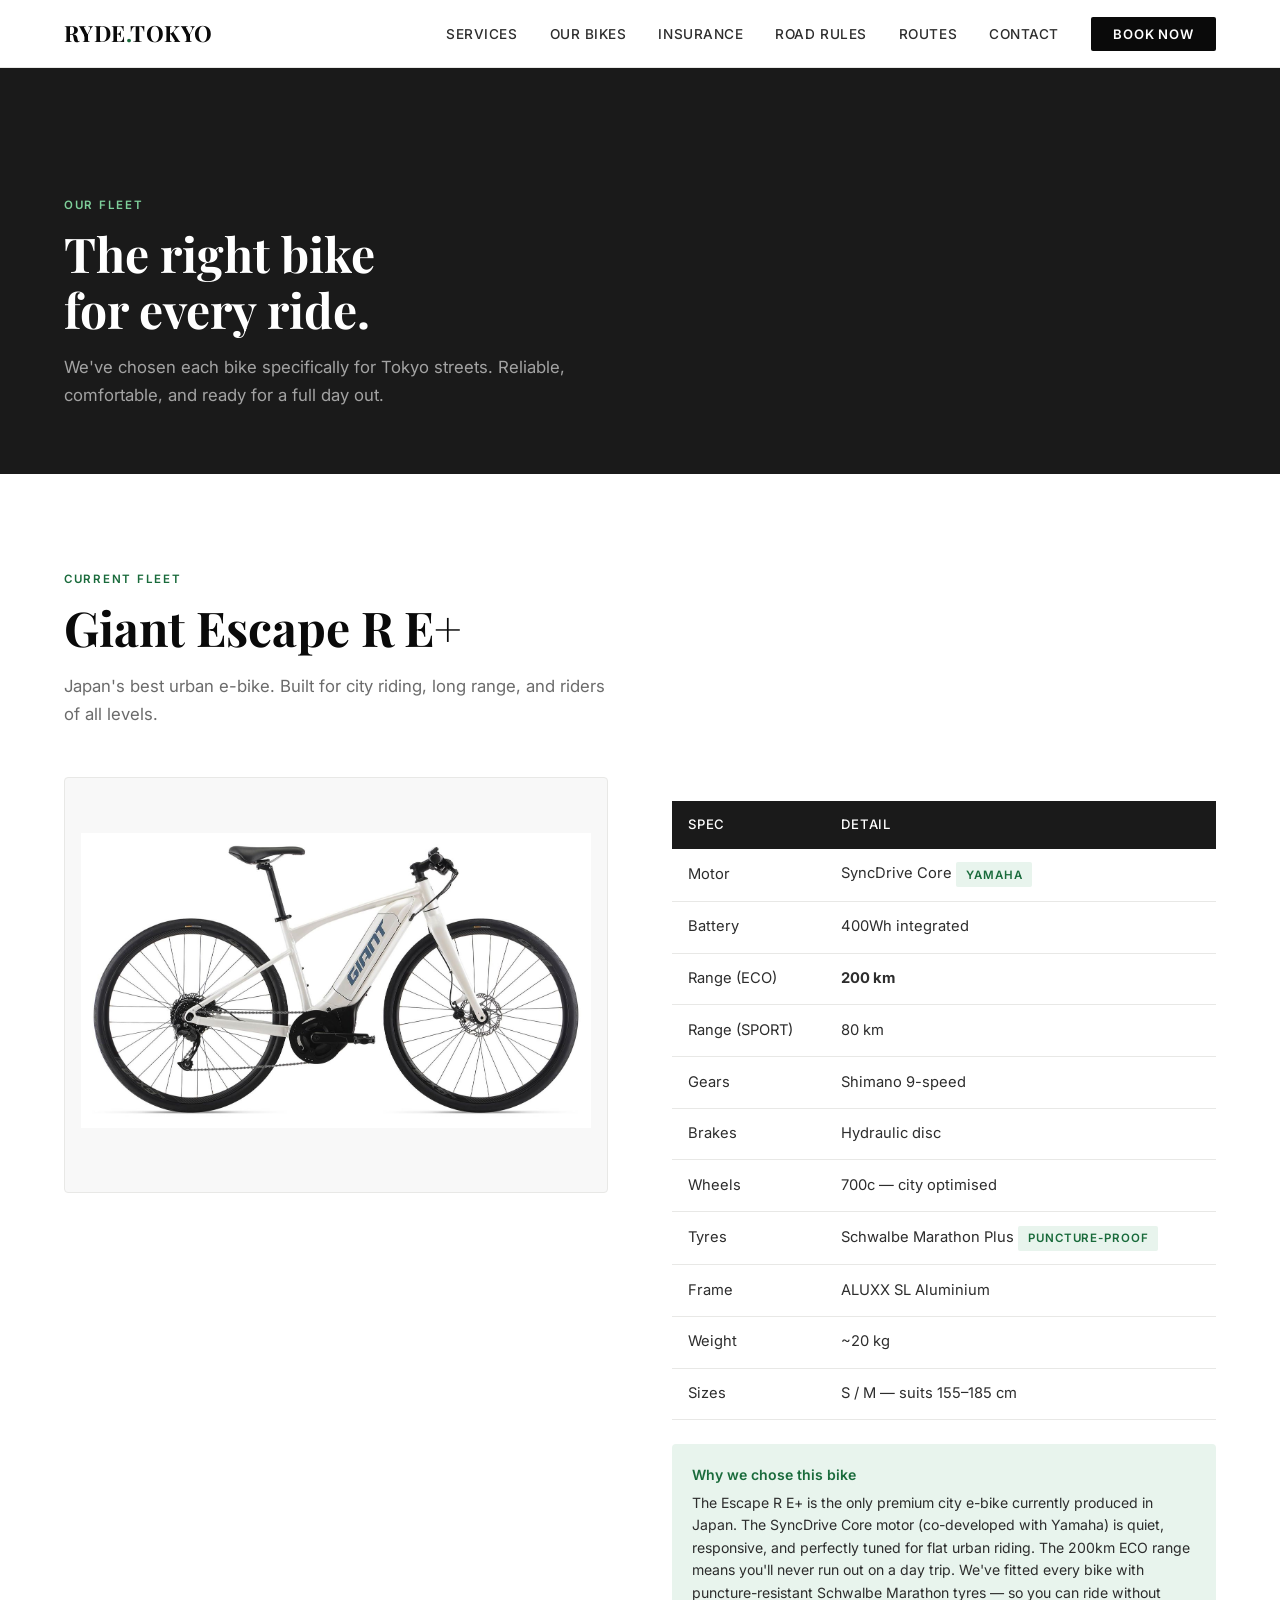
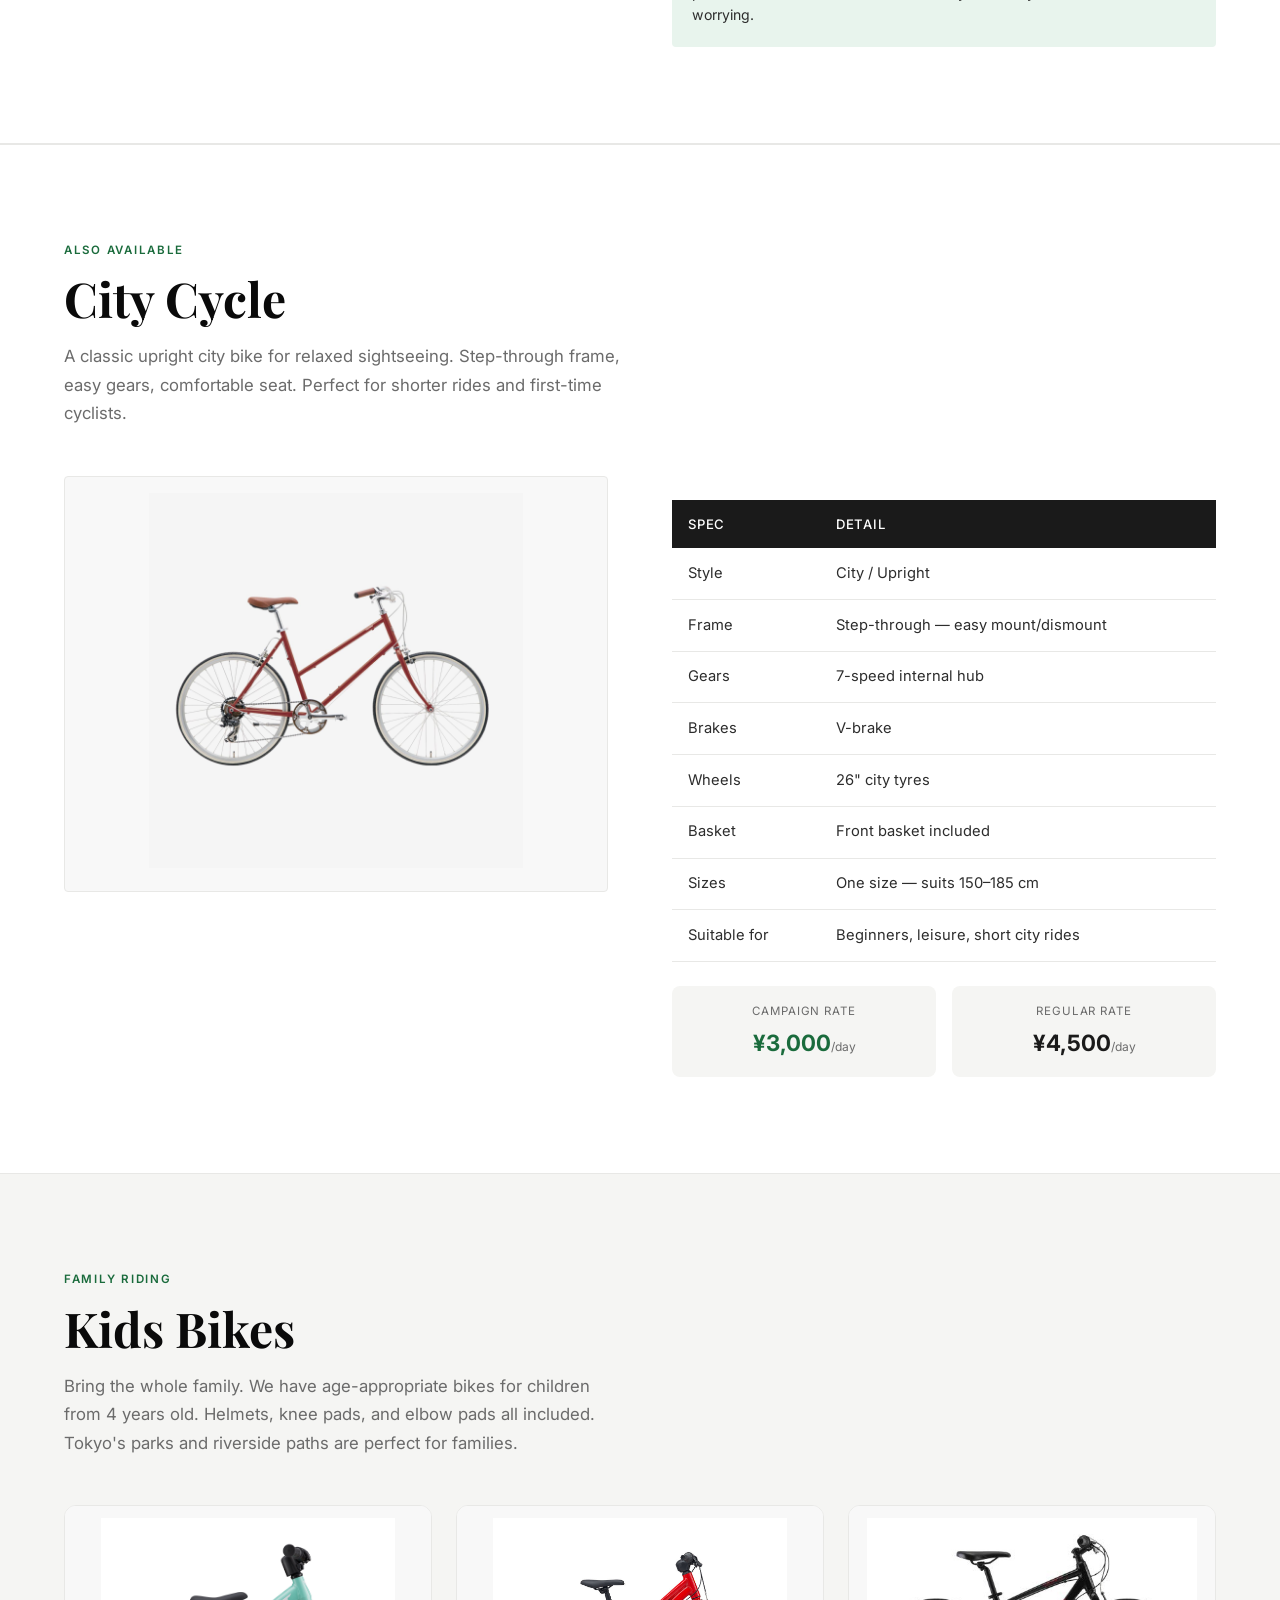
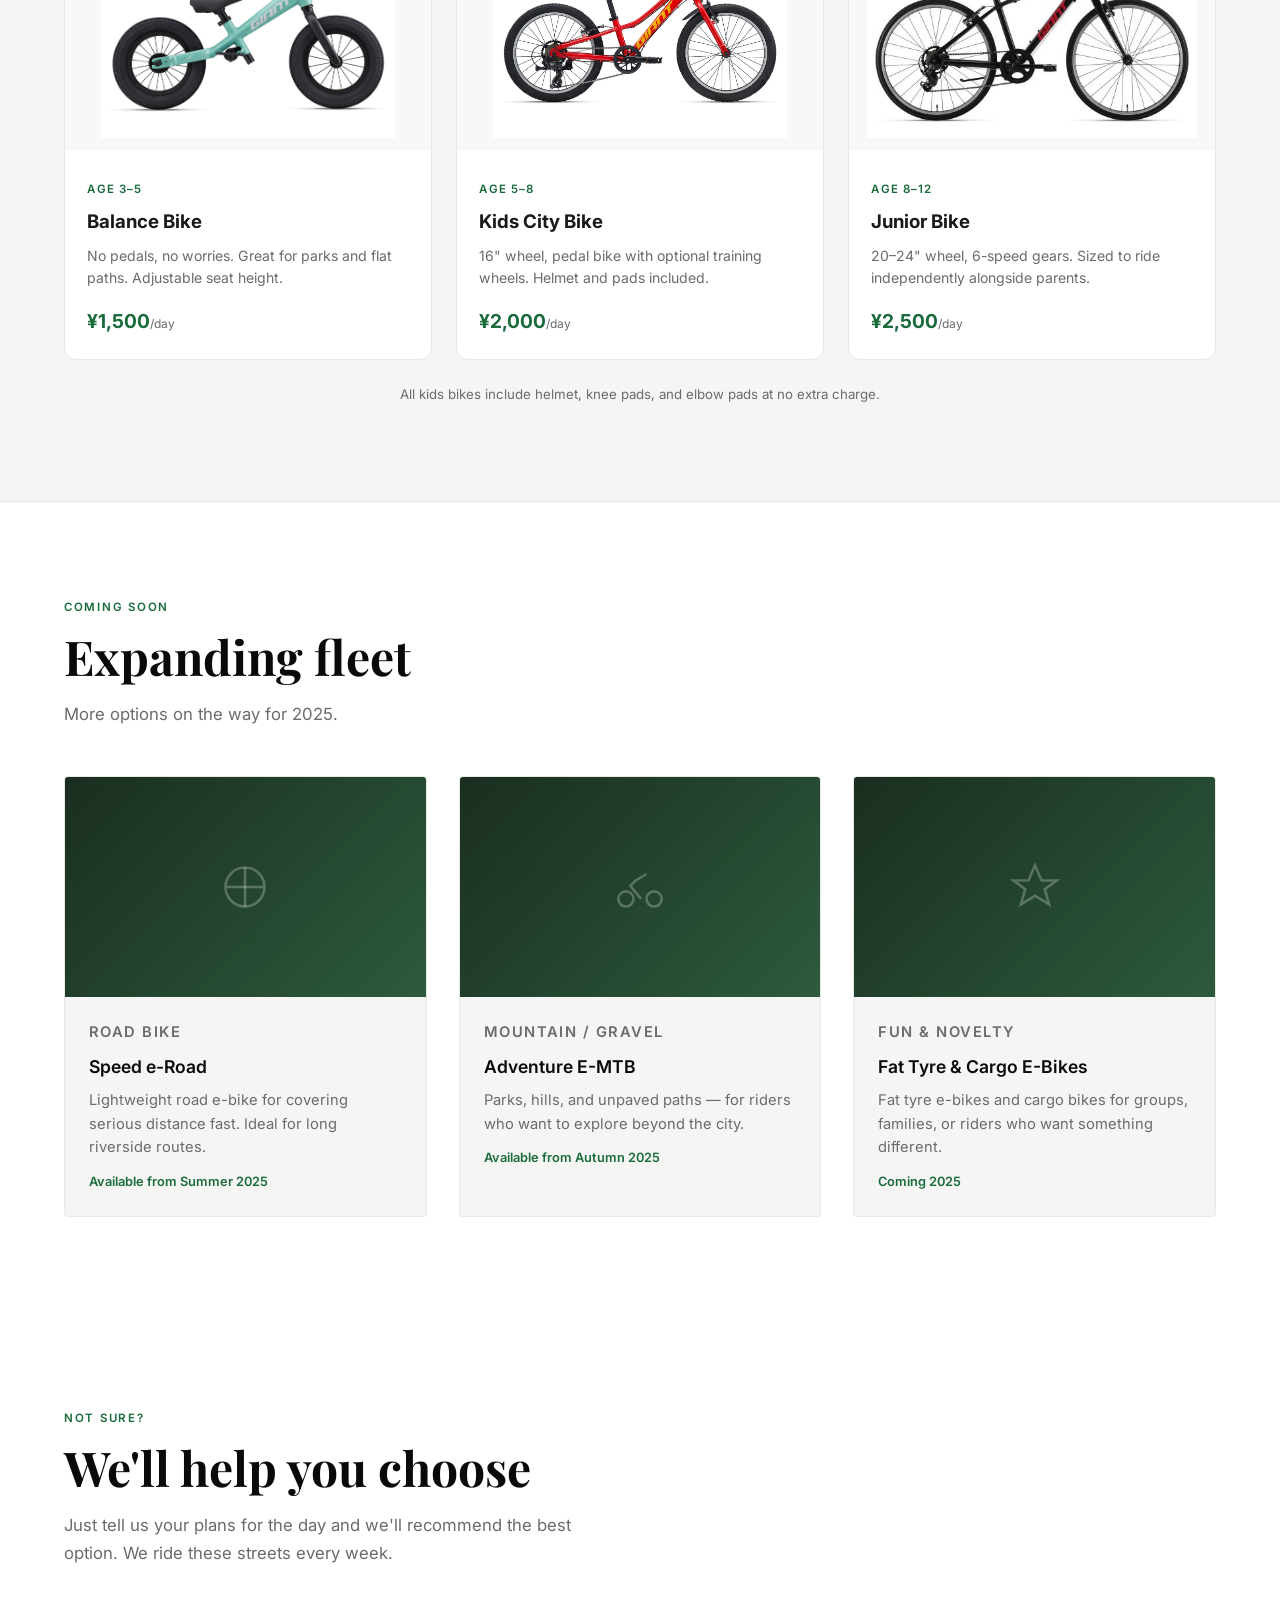
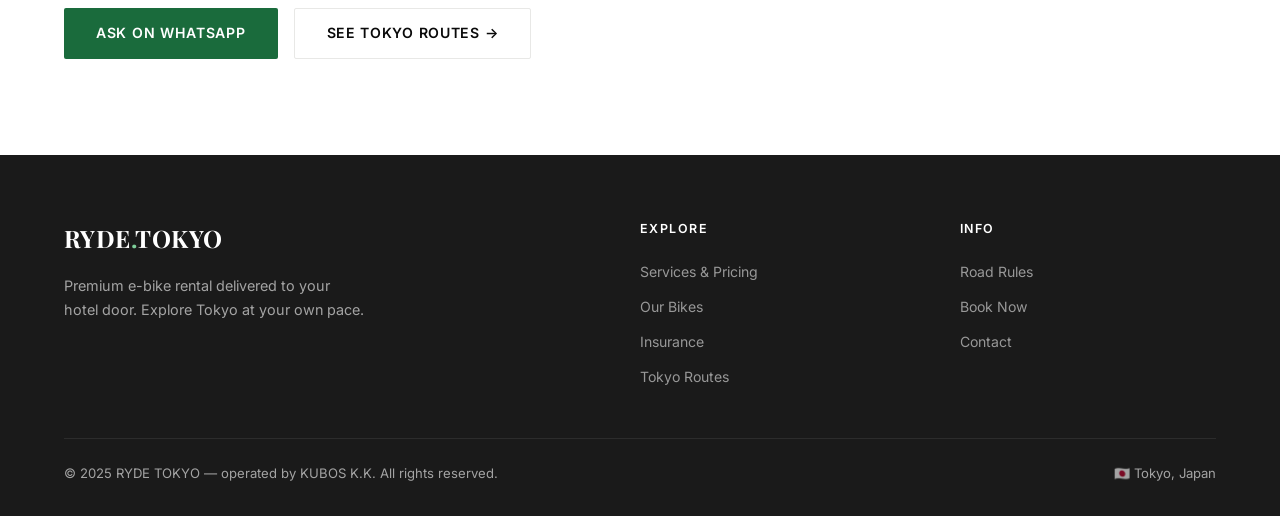
<file: bikes.html>
<!DOCTYPE html>
<html lang="en">
<head>
  <meta charset="UTF-8">
  <meta name="viewport" content="width=device-width, initial-scale=1.0">
  <title>Our Bikes — RYDE TOKYO</title>
  <meta name="description" content="Giant Escape R E+ and expanding fleet. Premium e-bikes for Tokyo city riding.">
  <link rel="stylesheet" href="css/style.css">
</head>
<body>

<div id="nav-placeholder"></div>

<div class="page-hero">
  <p class="section-tag">Our Fleet</p>
  <h1 class="section-title">The right bike<br>for every ride.</h1>
  <p class="section-sub">We've chosen each bike specifically for Tokyo streets. Reliable, comfortable, and ready for a full day out.</p>
</div>

<!-- MAIN BIKE -->
<section>
  <p class="section-tag">Current Fleet</p>
  <h2 class="section-title">Giant Escape R E+</h2>
  <p class="section-sub">Japan's best urban e-bike. Built for city riding, long range, and riders of all levels.</p>

  <div style="display:grid;grid-template-columns:1fr 1fr;gap:4rem;margin-top:3rem;align-items:start" class="bike-main-grid">
    <div class="reveal" style="border-radius:4px;overflow:hidden;background:#f8f8f8;border:1px solid var(--border)">
      <img src="images/escape-re-plus.png" alt="Giant Escape R E+" style="width:100%;aspect-ratio:4/3;object-fit:contain;padding:1rem">
    </div>
    <div class="reveal">
      <table class="spec-table">
        <thead>
          <tr><th>Spec</th><th>Detail</th></tr>
        </thead>
        <tbody>
          <tr><td>Motor</td><td>SyncDrive Core <span class="spec-badge">Yamaha</span></td></tr>
          <tr><td>Battery</td><td>400Wh integrated</td></tr>
          <tr><td>Range (ECO)</td><td><strong>200 km</strong></td></tr>
          <tr><td>Range (SPORT)</td><td>80 km</td></tr>
          <tr><td>Gears</td><td>Shimano 9-speed</td></tr>
          <tr><td>Brakes</td><td>Hydraulic disc</td></tr>
          <tr><td>Wheels</td><td>700c — city optimised</td></tr>
          <tr><td>Tyres</td><td>Schwalbe Marathon Plus <span class="spec-badge">Puncture-proof</span></td></tr>
          <tr><td>Frame</td><td>ALUXX SL Aluminium</td></tr>
          <tr><td>Weight</td><td>~20 kg</td></tr>
          <tr><td>Sizes</td><td>S / M — suits 155–185 cm</td></tr>
        </tbody>
      </table>
      <div style="margin-top:1.5rem;padding:1.25rem;background:var(--accent-light);border-radius:4px">
        <p style="font-size:0.88rem;color:var(--accent);font-weight:600;margin-bottom:0.3rem">Why we chose this bike</p>
        <p style="font-size:0.88rem;color:var(--dark);line-height:1.6">The Escape R E+ is the only premium city e-bike currently produced in Japan. The SyncDrive Core motor (co-developed with Yamaha) is quiet, responsive, and perfectly tuned for flat urban riding. The 200km ECO range means you'll never run out on a day trip. We've fitted every bike with puncture-resistant Schwalbe Marathon tyres — so you can ride without worrying.</p>
      </div>
    </div>
  </div>
</section>

<style>
@media(max-width:800px){.bike-main-grid{grid-template-columns:1fr!important;gap:2rem!important}}
</style>

<div class="divider"></div>

<!-- CITY CYCLE -->
<div class="divider"></div>
<section>
  <p class="section-tag">Also Available</p>
  <h2 class="section-title">City Cycle</h2>
  <p class="section-sub">A classic upright city bike for relaxed sightseeing. Step-through frame, easy gears, comfortable seat. Perfect for shorter rides and first-time cyclists.</p>

  <div style="display:grid;grid-template-columns:1fr 1fr;gap:4rem;margin-top:3rem;align-items:start" class="bike-main-grid">
    <div class="reveal" style="border-radius:4px;overflow:hidden;background:#f8f8f8;border:1px solid var(--border)">
      <img src="images/city-cycle.png" alt="City Cycle" style="width:100%;aspect-ratio:4/3;object-fit:contain;padding:1rem">
    </div>
    <div class="reveal">
      <table class="spec-table">
        <thead>
          <tr><th>Spec</th><th>Detail</th></tr>
        </thead>
        <tbody>
          <tr><td>Style</td><td>City / Upright</td></tr>
          <tr><td>Frame</td><td>Step-through — easy mount/dismount</td></tr>
          <tr><td>Gears</td><td>7-speed internal hub</td></tr>
          <tr><td>Brakes</td><td>V-brake</td></tr>
          <tr><td>Wheels</td><td>26" city tyres</td></tr>
          <tr><td>Basket</td><td>Front basket included</td></tr>
          <tr><td>Sizes</td><td>One size — suits 150–185 cm</td></tr>
          <tr><td>Suitable for</td><td>Beginners, leisure, short city rides</td></tr>
        </tbody>
      </table>
      <div style="margin-top:1.5rem;display:flex;gap:1rem;flex-wrap:wrap">
        <div style="flex:1;min-width:140px;background:var(--off-white);border-radius:8px;padding:1rem 1.2rem;text-align:center">
          <div style="font-size:0.72rem;letter-spacing:.08em;text-transform:uppercase;color:var(--mid);margin-bottom:.3rem">Campaign rate</div>
          <div style="font-size:1.4rem;font-weight:700;color:var(--accent)">¥3,000<span style="font-size:0.75rem;font-weight:400;color:var(--mid)">/day</span></div>
        </div>
        <div style="flex:1;min-width:140px;background:var(--off-white);border-radius:8px;padding:1rem 1.2rem;text-align:center">
          <div style="font-size:0.72rem;letter-spacing:.08em;text-transform:uppercase;color:var(--mid);margin-bottom:.3rem">Regular rate</div>
          <div style="font-size:1.4rem;font-weight:700">¥4,500<span style="font-size:0.75rem;font-weight:400;color:var(--mid)">/day</span></div>
        </div>
      </div>
    </div>
  </div>
</section>

<!-- KIDS BIKES -->
<div class="divider"></div>
<section class="bg-off">
  <p class="section-tag">Family Riding</p>
  <h2 class="section-title">Kids Bikes</h2>
  <p class="section-sub">Bring the whole family. We have age-appropriate bikes for children from 4 years old. Helmets, knee pads, and elbow pads all included. Tokyo's parks and riverside paths are perfect for families.</p>

  <div style="display:grid;grid-template-columns:repeat(auto-fit,minmax(260px,1fr));gap:1.5rem;margin-top:3rem" class="reveal">
    <div style="background:#fff;border-radius:12px;overflow:hidden;border:1px solid var(--border)">
      <img src="images/balance-bike.png" alt="Kids balance bike" style="width:100%;aspect-ratio:3/2;object-fit:contain;padding:0.75rem;background:#f8f8f8">
      <div style="padding:1.4rem">
        <p class="card-tag">Age 3–5</p>
        <h3 style="margin-bottom:.5rem">Balance Bike</h3>
        <p style="font-size:0.88rem;color:var(--mid);margin-bottom:1rem">No pedals, no worries. Great for parks and flat paths. Adjustable seat height.</p>
        <div style="font-size:1.2rem;font-weight:700;color:var(--accent)">¥1,500<small style="font-size:0.75rem;font-weight:400;color:var(--mid)">/day</small></div>
      </div>
    </div>
    <div style="background:#fff;border-radius:12px;overflow:hidden;border:1px solid var(--border)">
      <img src="images/kids-bike.png" alt="Kids City Bike" style="width:100%;aspect-ratio:3/2;object-fit:contain;padding:0.75rem;background:#f8f8f8">
      <div style="padding:1.4rem">
        <p class="card-tag">Age 5–8</p>
        <h3 style="margin-bottom:.5rem">Kids City Bike</h3>
        <p style="font-size:0.88rem;color:var(--mid);margin-bottom:1rem">16" wheel, pedal bike with optional training wheels. Helmet and pads included.</p>
        <div style="font-size:1.2rem;font-weight:700;color:var(--accent)">¥2,000<small style="font-size:0.75rem;font-weight:400;color:var(--mid)">/day</small></div>
      </div>
    </div>
    <div style="background:#fff;border-radius:12px;overflow:hidden;border:1px solid var(--border)">
      <img src="images/junior.png" alt="Junior bike" style="width:100%;aspect-ratio:3/2;object-fit:contain;padding:0.75rem;background:#f8f8f8">
      <div style="padding:1.4rem">
        <p class="card-tag">Age 8–12</p>
        <h3 style="margin-bottom:.5rem">Junior Bike</h3>
        <p style="font-size:0.88rem;color:var(--mid);margin-bottom:1rem">20–24" wheel, 6-speed gears. Sized to ride independently alongside parents.</p>
        <div style="font-size:1.2rem;font-weight:700;color:var(--accent)">¥2,500<small style="font-size:0.75rem;font-weight:400;color:var(--mid)">/day</small></div>
      </div>
    </div>
  </div>
  <p style="font-size:0.83rem;color:var(--mid);margin-top:1.5rem;text-align:center">All kids bikes include helmet, knee pads, and elbow pads at no extra charge.</p>
</section>

<!-- EXPANDING FLEET -->
<div class="divider"></div>
<section>
  <p class="section-tag">Coming Soon</p>
  <h2 class="section-title">Expanding fleet</h2>
  <p class="section-sub">More options on the way for 2025.</p>

  <div class="cards reveal" style="margin-top:3rem">
    <div class="card">
      <div class="card-img-placeholder">
        <svg width="52" height="52" viewBox="0 0 24 24" fill="none" stroke="rgba(255,255,255,0.25)" stroke-width="1.2"><path d="M3 12h18M12 3c-4.97 0-9 4.03-9 9s4.03 9 9 9 9-4.03 9-9-4.03-9-9-9z"/><path d="M12 3v18"/></svg>
      </div>
      <div class="card-body">
        <p class="card-tag">Road Bike</p>
        <h3>Speed e-Road</h3>
        <p>Lightweight road e-bike for covering serious distance fast. Ideal for long riverside routes.</p>
        <p style="font-size:0.8rem;color:var(--accent);margin-top:0.75rem;font-weight:600">Available from Summer 2025</p>
      </div>
    </div>
    <div class="card">
      <div class="card-img-placeholder">
        <svg width="52" height="52" viewBox="0 0 24 24" fill="none" stroke="rgba(255,255,255,0.25)" stroke-width="1.2"><circle cx="18.5" cy="17.5" r="3.5"/><circle cx="5.5" cy="17.5" r="3.5"/><path d="M15 6l-5 3-2.5 2.5 5 6"/></svg>
      </div>
      <div class="card-body">
        <p class="card-tag">Mountain / Gravel</p>
        <h3>Adventure E-MTB</h3>
        <p>Parks, hills, and unpaved paths — for riders who want to explore beyond the city.</p>
        <p style="font-size:0.8rem;color:var(--accent);margin-top:0.75rem;font-weight:600">Available from Autumn 2025</p>
      </div>
    </div>
    <div class="card">
      <div class="card-img-placeholder">
        <svg width="52" height="52" viewBox="0 0 24 24" fill="none" stroke="rgba(255,255,255,0.25)" stroke-width="1.2"><path d="M12 2l3 7h7l-5.5 4 2 7L12 16l-6.5 4 2-7L2 9h7z"/></svg>
      </div>
      <div class="card-body">
        <p class="card-tag">Fun & Novelty</p>
        <h3>Fat Tyre & Cargo E-Bikes</h3>
        <p>Fat tyre e-bikes and cargo bikes for groups, families, or riders who want something different.</p>
        <p style="font-size:0.8rem;color:var(--accent);margin-top:0.75rem;font-weight:600">Coming 2025</p>
      </div>
    </div>
  </div>
</section>

<!-- WHICH BIKE -->
<section>
  <p class="section-tag">Not Sure?</p>
  <h2 class="section-title">We'll help you choose</h2>
  <p class="section-sub">Just tell us your plans for the day and we'll recommend the best option. We ride these streets every week.</p>
  <div style="margin-top:2.5rem;display:flex;gap:1rem;flex-wrap:wrap">
    <a href="https://wa.me/819000000000" class="btn btn-primary">Ask on WhatsApp</a>
    <a href="routes.html" class="btn btn-ghost">See Tokyo Routes &rarr;</a>
  </div>
</section>

<div id="footer-placeholder"></div>
<script src="js/nav.js"></script>
<script src="js/main.js"></script>
</body>
</html>
</file>
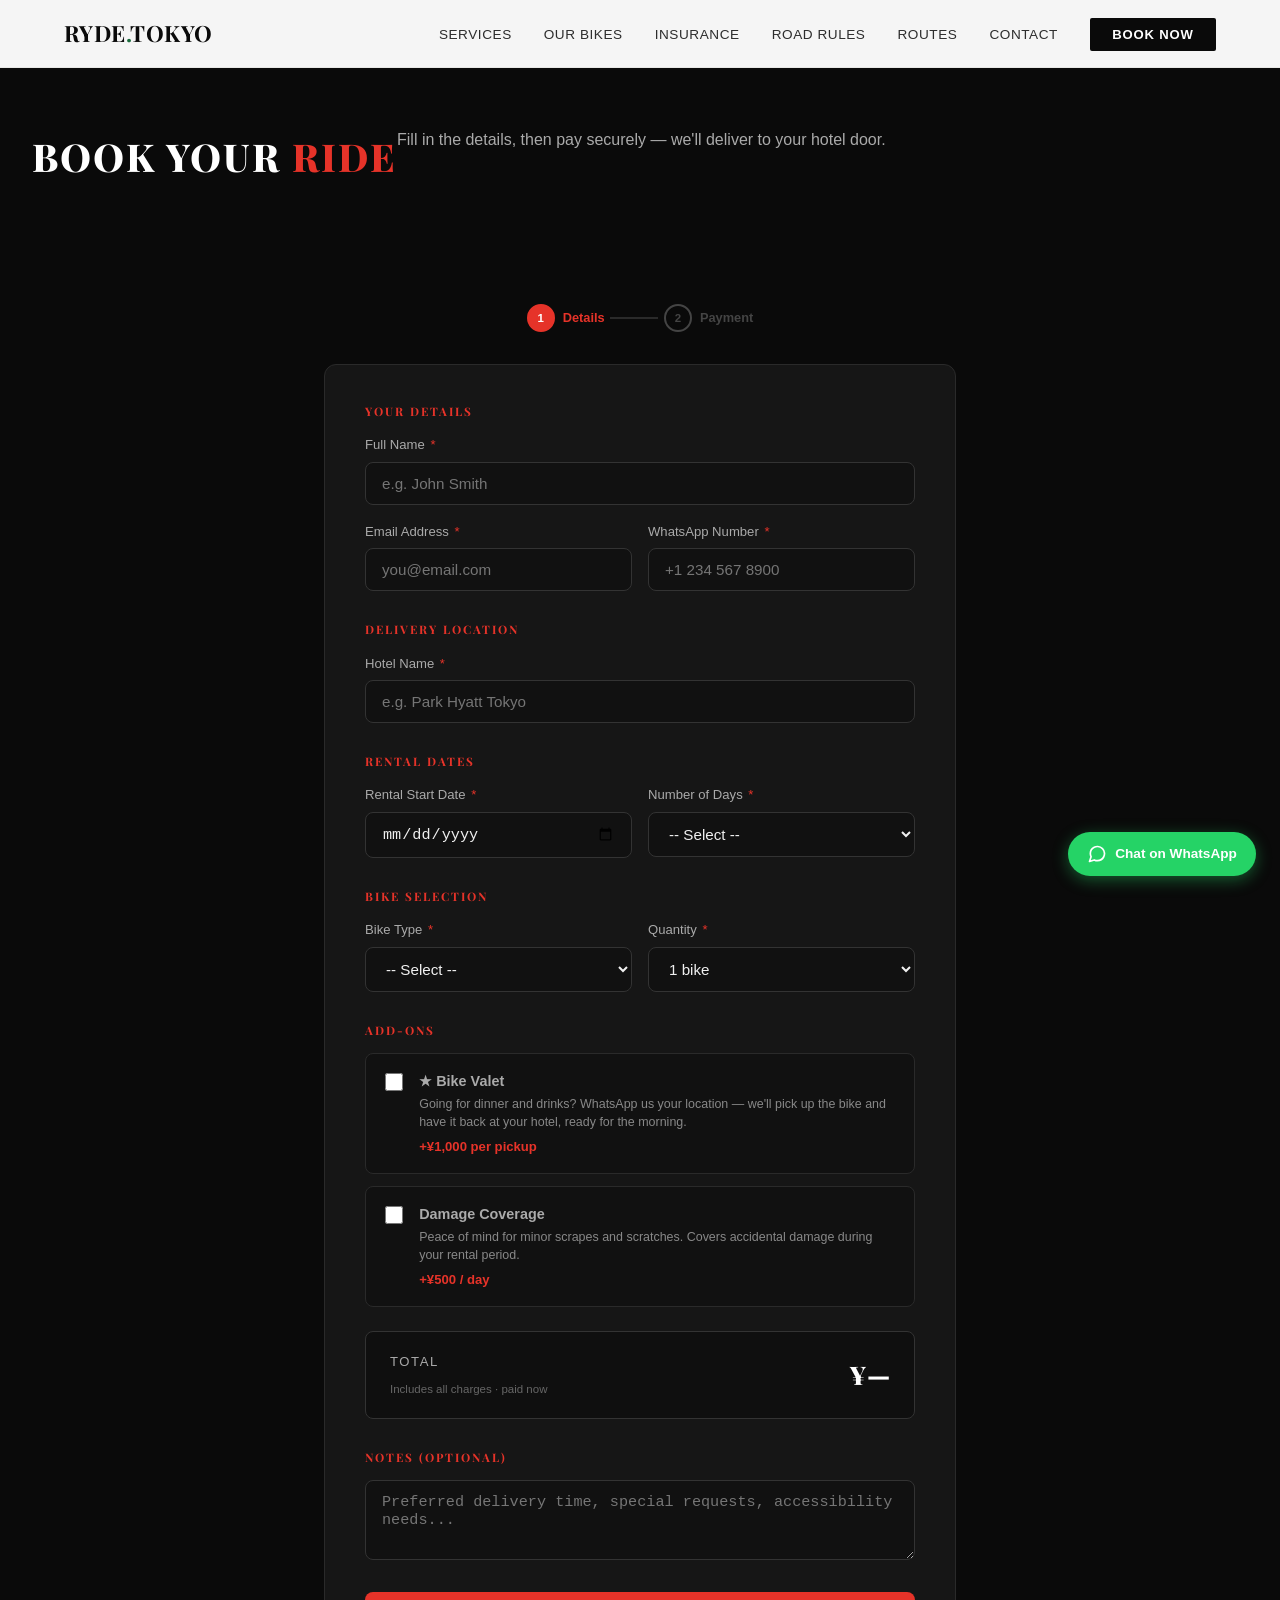
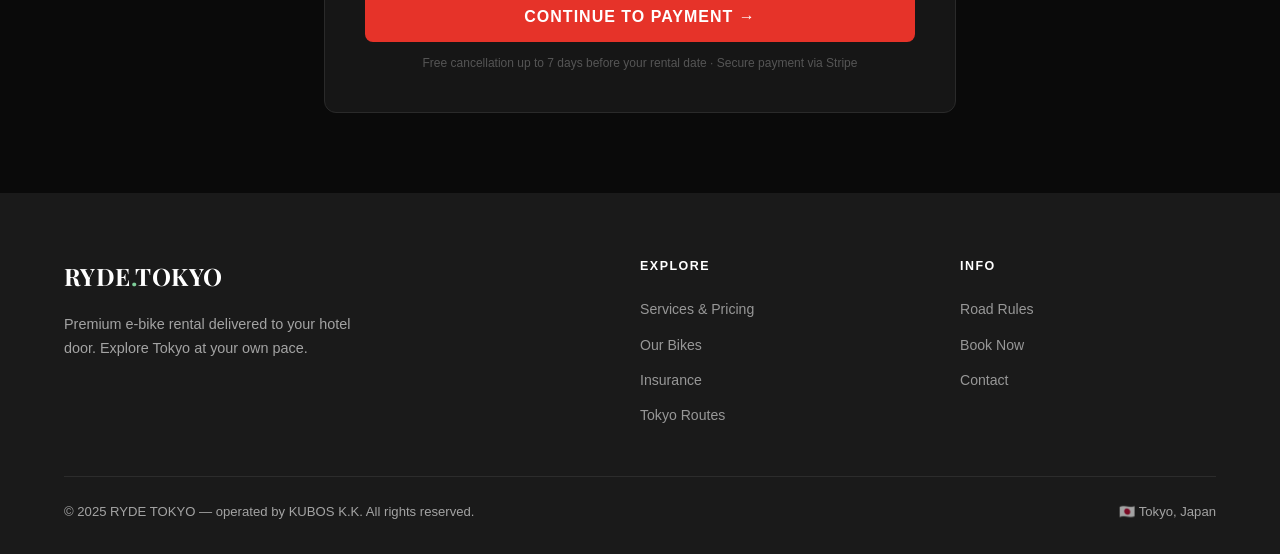
<file: booking.html>
<!DOCTYPE html>
<html lang="en">
<head>
  <meta charset="UTF-8" />
  <meta name="viewport" content="width=device-width, initial-scale=1.0" />
  <title>Book Your Bike – RYDE TOKYO</title>
  <link rel="stylesheet" href="css/style.css">
  <!-- Stripe.js — load before body -->
  <script src="https://js.stripe.com/v3/"></script>
  <style>
    * { box-sizing: border-box; margin: 0; padding: 0; }

    body {
      font-family: 'Segoe UI', Arial, sans-serif;
      background: #0a0a0a;
      color: #f0f0f0;
      min-height: 100vh;
    }

    /* ── HERO ── */
    .hero {
      text-align: center;
      padding: 4rem 2rem 1.5rem;
    }
    .hero h1 { font-size: 2.4rem; font-weight: 800; letter-spacing: 2px; margin-bottom: 0.5rem; }
    .hero h1 span { color: #e63329; }
    .hero p { color: #aaa; font-size: 1rem; }

    /* ── STEP INDICATOR ── */
    .booking-steps {
      display: flex;
      align-items: center;
      justify-content: center;
      gap: 0;
      padding: 1.5rem 0 0.5rem;
    }
    .step-item {
      display: flex; align-items: center; gap: 0.5rem;
      font-size: 0.8rem; font-weight: 600; color: #444;
      transition: color 0.3s;
    }
    .step-item.active { color: #e63329; }
    .step-item.done   { color: #5dd98a; }
    .step-circle {
      width: 28px; height: 28px; border-radius: 50%;
      border: 2px solid currentColor;
      display: flex; align-items: center; justify-content: center;
      font-size: 0.72rem; font-weight: 800; flex-shrink: 0;
      transition: all 0.3s;
    }
    .step-item.active .step-circle { background: #e63329; border-color: #e63329; color: #fff; }
    .step-item.done   .step-circle { background: #5dd98a; border-color: #5dd98a; color: #fff; }
    .step-connector { width: 48px; height: 2px; background: #2a2a2a; margin: 0 0.35rem; flex-shrink: 0; }

    /* ── FORM CARD ── */
    .form-wrap { max-width: 680px; margin: 1.5rem auto 5rem; padding: 0 1.5rem; }
    .card { background: #161616; border: 1px solid #2a2a2a; border-radius: 12px; padding: 2.5rem; }

    .section-title {
      font-size: 0.73rem; font-weight: 700; letter-spacing: 2px;
      color: #e63329; text-transform: uppercase; margin: 2rem 0 1rem;
    }
    .section-title:first-child { margin-top: 0; }

    .row { display: grid; gap: 1rem; }
    .row.two { grid-template-columns: 1fr 1fr; }
    @media (max-width: 520px) { .row.two { grid-template-columns: 1fr; } }

    .field { display: flex; flex-direction: column; gap: 0.4rem; }
    label { font-size: 0.82rem; color: #aaa; font-weight: 500; }
    label .req { color: #e63329; margin-left: 2px; }

    input, select, textarea {
      background: #111; border: 1px solid #333; border-radius: 8px;
      color: #f0f0f0; font-size: 0.95rem; padding: 0.75rem 1rem;
      transition: border-color 0.2s; width: 100%;
    }
    input:focus, select:focus, textarea:focus { outline: none; border-color: #e63329; }
    select option { background: #111; }
    textarea { resize: vertical; min-height: 80px; }

    /* ── ADD-ONS ── */
    .addons { display: flex; flex-direction: column; gap: 0.75rem; margin-top: 0.5rem; }
    .addon-toggle {
      display: flex; align-items: flex-start; gap: 1rem;
      background: #111; border: 1px solid #2a2a2a; border-radius: 8px;
      padding: 1rem 1.2rem; cursor: pointer; transition: border-color 0.2s;
    }
    .addon-toggle:hover { border-color: #555; }
    .addon-toggle input[type="checkbox"] { margin-top: 3px; accent-color: #e63329; width: 18px; height: 18px; flex-shrink: 0; }
    .addon-info { flex: 1; }
    .addon-name  { font-weight: 600; font-size: 0.9rem; }
    .addon-desc  { font-size: 0.78rem; color: #888; margin-top: 0.2rem; line-height: 1.4; }
    .addon-price { font-size: 0.82rem; color: #e63329; font-weight: 700; margin-top: 0.3rem; }

    /* ── PRICE BOX ── */
    .price-box {
      background: #0f0f0f; border: 1px solid #333; border-radius: 8px;
      padding: 1.2rem 1.5rem; margin-top: 1.5rem;
      display: flex; justify-content: space-between; align-items: center;
    }
    .price-label  { font-size: 0.82rem; color: #aaa; }
    .price-amount { font-size: 1.6rem; font-weight: 800; color: #fff; }
    .price-note   { font-size: 0.72rem; color: #666; margin-top: 0.2rem; }

    /* ── BUTTONS ── */
    .submit-btn {
      width: 100%; background: #e63329; color: #fff;
      border: none; border-radius: 8px;
      font-size: 1rem; font-weight: 700; letter-spacing: 1px;
      padding: 1rem; margin-top: 2rem; cursor: pointer;
      transition: background 0.2s, transform 0.1s;
    }
    .submit-btn:hover   { background: #c8271e; }
    .submit-btn:active  { transform: scale(0.99); }
    .submit-btn:disabled { background: #555; cursor: not-allowed; }

    .back-link {
      display: block; text-align: center; color: #555;
      font-size: 0.8rem; cursor: pointer; margin-top: 0.75rem;
      background: none; border: none; text-decoration: underline; width: 100%; padding: 0.5rem;
    }
    .back-link:hover { color: #aaa; }

    .fine-print {
      font-size: 0.75rem; color: #555; text-align: center;
      margin-top: 0.75rem; line-height: 1.5;
    }

    /* ── ALERTS ── */
    .alert {
      border-radius: 8px; padding: 1.2rem 1.5rem; margin-bottom: 1.5rem;
      font-size: 0.9rem; line-height: 1.5; display: none;
    }
    .alert.success { background: #0d2e1a; border: 1px solid #1a5c34; color: #5dd98a; }
    .alert.error   { background: #2e0d0d; border: 1px solid #5c1a1a; color: #f87171; }
    .alert.show    { display: block; }

    /* ── STEP 2: SUMMARY ── */
    .summary-grid {
      background: #0f0f0f; border: 1px solid #2a2a2a; border-radius: 8px;
      padding: 1.2rem 1.5rem; margin-bottom: 1.25rem;
      display: grid; gap: 0.65rem;
    }
    .summary-row { display: flex; justify-content: space-between; align-items: center; font-size: 0.88rem; }
    .summary-label { color: #888; }
    .summary-value { font-weight: 600; color: #f0f0f0; text-align: right; max-width: 60%; }
    .summary-divider { height: 1px; background: #2a2a2a; }
    .summary-total .summary-label { font-size: 0.9rem; color: #aaa; }
    .summary-total .summary-value { font-size: 1.5rem; font-weight: 800; color: #fff; }

    /* ── CANCELLATION POLICY ── */
    .cancel-policy {
      background: #0d2219; border: 1px solid #1c4a2a; border-radius: 8px;
      padding: 1rem 1.2rem; margin-bottom: 1.5rem;
      font-size: 0.82rem; line-height: 1.65; color: #bbb;
    }
    .cancel-policy .policy-title {
      color: #5dd98a; font-weight: 700; font-size: 0.85rem; margin-bottom: 0.3rem;
    }

    /* ── STRIPE PAYMENT ELEMENT ── */
    #payment-element { margin-bottom: 1.25rem; }

    /* ── PAYMENT ERROR MESSAGE ── */
    #payment-message {
      background: #2e0d0d; border: 1px solid #5c1a1a; color: #f87171;
      border-radius: 8px; padding: 0.8rem 1.2rem;
      font-size: 0.85rem; margin-bottom: 1rem; display: none;
    }

    /* ── LOADING ANIMATION ── */
    @keyframes spin { to { transform: rotate(360deg); } }
    .spinner {
      display: inline-block; width: 15px; height: 15px;
      border: 2px solid rgba(255,255,255,0.3); border-radius: 50%;
      border-top-color: #fff; animation: spin 0.7s linear infinite;
      vertical-align: middle; margin-right: 0.4rem;
    }
  </style>
</head>
<body>

<div id="nav-placeholder"></div>

<!-- HERO -->
<div class="hero hero--short">
  <h1>BOOK YOUR <span>RIDE</span></h1>
  <p>Fill in the details, then pay securely — we'll deliver to your hotel door.</p>
</div>

<!-- STEP INDICATOR -->
<div class="booking-steps">
  <div class="step-item active" id="step1-ind">
    <div class="step-circle">1</div>
    <span>Details</span>
  </div>
  <div class="step-connector"></div>
  <div class="step-item" id="step2-ind">
    <div class="step-circle">2</div>
    <span>Payment</span>
  </div>
</div>

<!-- CARD -->
<div class="form-wrap">
  <div class="card">

    <!-- SUCCESS / ERROR ALERTS -->
    <div id="alert-success" class="alert success">
      ✅ <strong>Booking confirmed!</strong> Your payment has been processed. We'll WhatsApp you to confirm delivery time. See you on the road! 🚲
    </div>
    <div id="alert-error" class="alert error">
      ❌ <strong>Something went wrong.</strong> Please try again or contact us directly on WhatsApp.
    </div>

    <!-- ═══════════════════════════════════════
         STEP 1 — BOOKING DETAILS
    ════════════════════════════════════════ -->
    <div id="step1">

      <!-- CONTACT -->
      <div class="section-title">Your Details</div>
      <div class="row">
        <div class="field">
          <label>Full Name <span class="req">*</span></label>
          <input type="text" id="f-name" placeholder="e.g. John Smith" autocomplete="name" />
        </div>
      </div>
      <div class="row two" style="margin-top:1rem">
        <div class="field">
          <label>Email Address <span class="req">*</span></label>
          <input type="email" id="f-email" placeholder="you@email.com" autocomplete="email" />
        </div>
        <div class="field">
          <label>WhatsApp Number <span class="req">*</span></label>
          <input type="tel" id="f-whatsapp" placeholder="+1 234 567 8900" autocomplete="tel" />
        </div>
      </div>

      <!-- HOTEL -->
      <div class="section-title" style="margin-top:2rem">Delivery Location</div>
      <div class="row">
        <div class="field">
          <label>Hotel Name <span class="req">*</span></label>
          <input type="text" id="f-hotel" placeholder="e.g. Park Hyatt Tokyo" />
        </div>
      </div>

      <!-- DATES -->
      <div class="section-title" style="margin-top:2rem">Rental Dates</div>
      <div class="row two">
        <div class="field">
          <label>Rental Start Date <span class="req">*</span></label>
          <input type="date" id="f-start" />
        </div>
        <div class="field">
          <label>Number of Days <span class="req">*</span></label>
          <select id="f-days">
            <option value="">-- Select --</option>
            <option value="1">1 day</option>
            <option value="2">2 days</option>
            <option value="3">3 days</option>
            <option value="4">4 days</option>
            <option value="5">5 days</option>
            <option value="6">6 days</option>
            <option value="7">7 days</option>
            <option value="10">10 days</option>
            <option value="14">14 days</option>
          </select>
        </div>
      </div>

      <!<!-- BIKE -->
      <div class="section-title" style="margin-top:2rem">Bike Selection</div>
      <div class="row two">
        <div class="field">
          <label>Bike Type <span class="req">*</span></label>
          <select id="f-bike">
            <option value="">-- Select --</option>
            <option value="ebike">E-Bike (Giant Escape R E+)</option>
            <option value="city">City Cycle</option>
            <option value="kids_balance">Kids Balance Bike (Age 3–5)</option>
            <option value="kids_city">Kids City Bike (Age 5–8)</option>
            <option value="kids_junior">Junior Bike (Age 8–12)</option>
          </select>
        </div>
        <div class="field">
          <label>Quantity <span class="req">*</span></label>
          <select id="f-qty">
            <option value="1">1 bike</option>
            <option value="2">2 bikes</option>
            <option value="3">3 bikes</option>
            <option value="4">4 bikes</option>
            <option value="5">5 bikes</option>
          </select>
        </div>
      </div>

      <!-- ADD-ONS -->
      <div class="section-title" style="margin-top:2rem">Add-Ons</div>
      <div class="addons">
        <label class="addon-toggle">
          <input type="checkbox" id="f-valet" />
          <div class="addon-info">
            <div class="addon-name">★ Bike Valet</div>
            <div class="addon-desc">Going for dinner and drinks? WhatsApp us your location — we'll pick up the bike and have it back at your hotel, ready for the morning.</div>
            <div class="addon-price">+¥1,000 per pickup</div>
          </div>
        </label>
        <label class="addon-toggle">
          <input type="checkbox" id="f-damage" />
          <div class="addon-info">
            <div class="addon-name">Damage Coverage</div>
            <div class="addon-desc">Peace of mind for minor scrapes and scratches. Covers accidental damage during your rental period.</div>
            <div class="addon-price">+¥500 / day</div>
          </div>
        </label>
      </div>

      <!-- PRICE BOX -->
      <div class="price-box">
        <div>
          <div class="price-label">Total</div>
          <div class="price-note">Includes all charges · paid now</div>
        </div>
        <div style="text-align:right">
          <div class="price-amount" id="price-display">¥—</div>
        </div>
      </div>

      <!-- NOTES -->
      <div class="section-title" style="margin-top:2rem">Notes (Optional)</div>
      <div class="field">
        <textarea id="f-notes" placeholder="Preferred delivery time, special requests, accessibility needs..."></textarea>
      </div>

      <button type="button" id="continue-btn" class="submit-btn" style="margin-top:2rem">
        CONTINUE TO PAYMENT →
      </button>
      <p class="fine-print">Free cancellation up to 7 days before your rental date · Secure payment via Stripe</p>

    </div><!-- /step1 -->


    <!-- ═══════════════════════════════════════
         STEP 2 — PAYMENT
    ════════════════════════════════════════ -->
    <div id="step2" style="display:none">

      <div class="section-title">Booking Summary</div>
      <div class="summary-grid" id="summary"></div>

      <div class="cancel-policy">
        <div class="policy-title">✅ Free Cancellation Policy</div>
        Cancel at least <strong>7 days before</strong> your rental start date for a full refund.
        Cancellations within 7 days of the start date are non-refundable.
      </div>

      <div class="section-title">Payment Details</div>
      <div id="payment-element"></div>
      <div id="payment-message"></div>

      <button id="pay-btn" class="submit-btn">PAY ¥— →</button>
      <button class="back-link" id="back-btn">← Edit booking details</button>

    </div><!-- /step2 -->

  </div><!-- /card -->
</div><!-- /form-wrap -->


<!-- Floating WhatsApp button -->
<a href="https://wa.me/819000000000?text=Hi%20RYDE%20TOKYO%21%20I%27d%20like%20to%20enquire%20about%20booking."
   target="_blank"
   style="position:fixed;bottom:24px;right:24px;z-index:999;display:flex;align-items:center;gap:0.5rem;background:#25D366;color:#fff;font-size:0.85rem;font-weight:600;padding:0.7rem 1.2rem;border-radius:50px;text-decoration:none;box-shadow:0 4px 16px rgba(37,211,102,0.4);transition:transform 0.2s"
   onmouseover="this.style.transform='scale(1.05)'" onmouseout="this.style.transform='scale(1)'">
  <svg width="20" height="20" viewBox="0 0 24 24" fill="none" stroke="#fff" stroke-width="2" stroke-linecap="round" stroke-linejoin="round"><path d="M21 11.5a8.38 8.38 0 0 1-.9 3.8 8.5 8.5 0 0 1-7.6 4.7 8.38 8.38 0 0 1-3.8-.9L3 21l1.9-5.7a8.38 8.38 0 0 1-.9-3.8 8.5 8.5 0 0 1 4.7-7.6 8.38 8.38 0 0 1 3.8-.9h.5a8.48 8.48 0 0 1 8 8v.5z"/></svg>
  Chat on WhatsApp
</a>

<div id="footer-placeholder"></div>

<script>
// ════════════════════════════════════════════════════════
//  CONFIG — set your keys here
// ════════════════════════════════════════════════════════
const WEB_APP_URL  = 'https://script.google.com/macros/s/AKfycbxuSdJq8hwTATZNzH5uBQFdNjmdPTtNwK-BGLfa03e5SKBjCU_za7kGnZGV-zgI8afXXw/exec';
const STRIPE_KEY   = 'pk_live_REPLACE_WITH_YOUR_STRIPE_PUBLISHABLE_KEY'; // ← replace

const stripe = Stripe(STRIPE_KEY);
let   stripeElements = null;
let   totalAmount    = 0;
let   booking        = {};

// ── PRICE RATES (¥ per day) ──
const RATES = {
  ebike:        [5000, 4500, 4200, 4000, 4000, 4000, 3500],
  city:         [3000, 3000, 3000, 3000, 3000, 3000, 3000],
  kids_balance: [1500, 1500, 1500, 1500, 1500, 1500, 1500],
  kids_city:    [2000, 2000, 2000, 2000, 2000, 2000, 2000],
  kids_junior:  [2500, 2500, 2500, 2500, 2500, 2500, 2500],
};
const BIKE_NAMES = {
  ebike:        'E-Bike (Giant Escape R E+)',
  city:         'City Cycle',
  kids_balance: 'Kids Balance Bike',
  kids_city:    'Kids City Bike',
  kids_junior:  'Junior Bike',
};

function calcTotal() {
  const days   = parseInt(document.getElementById('f-days').value) || 0;
  const type   = document.getElementById('f-bike').value;
  const qty    = parseInt(document.getElementById('f-qty').value) || 1;
  const valet  = document.getElementById('f-valet').checked;
  const damage = document.getElementById('f-damage').checked;

  if (!days || !type) {
    document.getElementById('price-display').textContent = '¥—';
    return 0;
  }
  const rate = RATES[type][Math.min(days - 1, 6)];
  let total  = rate * days * qty;
  if (damage) total += 500 * days * qty;
  if (valet)  total += 1000;

  document.getElementById('price-display').textContent = '¥' + total.toLocaleString();
  return total;
}

['f-days','f-bike','f-qty'].forEach(id =>
  document.getElementById(id).addEventListener('change', calcTotal));
['f-valet','f-damage'].forEach(id =>
  document.getElementById(id).addEventListener('change', calcTotal));

// Set minimum date to today
document.getElementById('f-start').min = new Date().toISOString().split('T')[0];


// ── STEP 1 → STEP 2: CONTINUE BUTTON ──
document.getElementById('continue-btn').addEventListener('click', async () => {
  // Validate required fields
  const fields = [
    { id: 'f-name',    label: 'Full Name' },
    { id: 'f-email',   label: 'Email Address' },
    { id: 'f-whatsapp',label: 'WhatsApp Number' },
    { id: 'f-hotel',   label: 'Hotel Name' },
    { id: 'f-start',   label: 'Rental Start Date' },
    { id: 'f-days',    label: 'Number of Days' },
    { id: 'f-bike',    label: 'Bike Type' },
  ];
  for (const f of fields) {
    const el = document.getElementById(f.id);
    if (!el.value.trim()) {
      el.focus();
      el.style.borderColor = '#e63329';
      setTimeout(() => el.style.borderColor = '', 2000);
      alert(`Please fill in: ${f.label}`);
      return;
    }
  }

  totalAmount = calcTotal();
  if (!totalAmount) {
    alert('Please select bike type and number of days to calculate the price.');
    return;
  }

  // Collect booking data
  booking = {
    name:        document.getElementById('f-name').value.trim(),
    email:       document.getElementById('f-email').value.trim(),
    whatsapp:    document.getElementById('f-whatsapp').value.trim(),
    hotel:       document.getElementById('f-hotel').value.trim(),
    rentalStart: document.getElementById('f-start').value,
    days:        parseInt(document.getElementById('f-days').value),
    bikeType:    document.getElementById('f-bike').value,
    bikeName:    BIKE_NAMES[document.getElementById('f-bike').value] || document.getElementById('f-bike').value,
    quantity:    parseInt(document.getElementById('f-qty').value) || 1,
    bikeValet:   document.getElementById('f-valet').checked,
    damageCover: document.getElementById('f-damage').checked,
    notes:       document.getElementById('f-notes').value.trim(),
    totalAmount,
  };

  const btn = document.getElementById('continue-btn');
  btn.disabled = true;
  btn.innerHTML = '<span class="spinner"></span> Loading…';
  document.getElementById('alert-error').classList.remove('show');

  try {
    // Create Stripe PaymentIntent via Google Apps Script
    const res  = await fetch(WEB_APP_URL, {
      method: 'POST',
      body:   JSON.stringify({ action: 'createPaymentIntent', amount: totalAmount, booking }),
    });
    const data = await res.json();
    if (!data.clientSecret) throw new Error(data.error || 'No client secret returned');

    // Save booking to sessionStorage in case 3DS redirect is needed
    sessionStorage.setItem('rydeBooking', JSON.stringify({ booking, totalAmount }));

    // Initialize Stripe Elements with dark theme
    stripeElements = stripe.elements({
      clientSecret: data.clientSecret,
      appearance: {
        theme: 'night',
        variables: {
          colorPrimary:       '#e63329',
          colorBackground:    '#111111',
          colorText:          '#f0f0f0',
          colorTextSecondary: '#888888',
          borderRadius:       '8px',
          fontFamily:         'Segoe UI, Arial, sans-serif',
          spacingUnit:        '4px',
        },
        rules: {
          '.Input': {
            border:  '1px solid #333',
            padding: '12px 16px',
          },
          '.Input:focus': {
            border:     '1px solid #e63329',
            boxShadow:  'none',
          },
          '.Label': { fontSize: '0.82rem', color: '#aaa', fontWeight: '500' },
          '.Tab':   { border: '1px solid #333', background: '#111' },
          '.Tab:hover':     { background: '#1a1a1a' },
          '.Tab--selected': { border: '1px solid #e63329' },
        },
      },
    });

    const payEl = stripeElements.create('payment', { layout: 'tabs' });
    payEl.mount('#payment-element');

    // Build booking summary
    buildSummary();

    // Transition to step 2
    document.getElementById('step1').style.display = 'none';
    document.getElementById('step2').style.display = 'block';
    document.getElementById('step1-ind').classList.remove('active');
    document.getElementById('step1-ind').classList.add('done');
    document.getElementById('step2-ind').classList.add('active');
    document.getElementById('pay-btn').textContent = `PAY ¥${totalAmount.toLocaleString()} →`;
    window.scrollTo({ top: 0, behavior: 'smooth' });

  } catch (err) {
    console.error(err);
    document.getElementById('alert-error').classList.add('show');
  } finally {
    btn.disabled = false;
    btn.innerHTML = 'CONTINUE TO PAYMENT →';
  }
});


// ── BUILD SUMMARY ──
function buildSummary() {
  const rows = [
    ['Name',       booking.name],
    ['Hotel',      booking.hotel],
    ['Start Date', booking.rentalStart],
    ['Duration',   booking.days + ' day' + (booking.days > 1 ? 's' : '')],
    ['Bike',       booking.bikeName + (booking.quantity > 1 ? ` × ${booking.quantity}` : '')],
  ];
  if (booking.bikeValet)   rows.push(['Bike Valet',       '✓ Added (+¥1,000)']);
  if (booking.damageCover) rows.push(['Damage Coverage',  '✓ Added (+¥500/day)']);

  document.getElementById('summary').innerHTML =
    rows.map(([l, v]) =>
      `<div class="summary-row">
        <span class="summary-label">${l}</span>
        <span class="summary-value">${v}</span>
      </div>`
    ).join('') + `
    <div class="summary-divider"></div>
    <div class="summary-row summary-total">
      <span class="summary-label">Total</span>
      <span class="summary-value">¥${totalAmount.toLocaleString()}</span>
    </div>`;
}


// ── BACK BUTTON ──
document.getElementById('back-btn').addEventListener('click', () => {
  document.getElementById('step2').style.display = 'none';
  document.getElementById('step1').style.display = 'block';
  document.getElementById('step1-ind').classList.add('active');
  document.getElementById('step1-ind').classList.remove('done');
  document.getElementById('step2-ind').classList.remove('active');
  window.scrollTo({ top: 0, behavior: 'smooth' });
});


// ── PAY BUTTON ──
document.getElementById('pay-btn').addEventListener('click', async () => {
  const btn = document.getElementById('pay-btn');
  const msg = document.getElementById('payment-message');

  btn.disabled = true;
  btn.innerHTML = '<span class="spinner"></span> Processing…';
  msg.style.display = 'none';

  const { error, paymentIntent } = await stripe.confirmPayment({
    elements: stripeElements,
    confirmParams: {
      // Only used if 3DS redirect is triggered
      return_url: window.location.origin + window.location.pathname,
      payment_method_data: {
        billing_details: { name: booking.name, email: booking.email },
      },
    },
    redirect: 'if_required', // Stay on page when no redirect needed
  });

  if (error) {
    // Show Stripe's error message (e.g. "Your card was declined.")
    msg.textContent = error.message;
    msg.style.display = 'block';
    btn.disabled = false;
    btn.textContent = `PAY ¥${totalAmount.toLocaleString()} →`;
  } else if (paymentIntent && paymentIntent.status === 'succeeded') {
    await onPaymentSuccess(paymentIntent.id);
  }
});


// ── ON PAYMENT SUCCESS ──
async function onPaymentSuccess(paymentIntentId) {
  // Save booking details to Google Sheets via Apps Script
  try {
    await fetch(WEB_APP_URL, {
      method: 'POST',
      body:   JSON.stringify({ action: 'saveBooking', ...booking, paymentIntentId }),
    });
  } catch (e) {
    console.warn('Could not save booking record:', e);
    // Payment still succeeded — don't block the success UI
  }

  sessionStorage.removeItem('rydeBooking');

  // Show success, hide payment step
  document.getElementById('step2').style.display = 'none';
  document.getElementById('alert-success').classList.add('show');
  document.getElementById('step2-ind').classList.remove('active');
  document.getElementById('step1-ind').classList.remove('done');
  document.getElementById('step1-ind').classList.add('active');
  window.scrollTo({ top: 0, behavior: 'smooth' });
}


// ── HANDLE 3DS REDIRECT RETURN ──
// Stripe may redirect back here after 3DS authentication
;(() => {
  const params = new URLSearchParams(window.location.search);
  const status = params.get('redirect_status');
  const piId   = params.get('payment_intent');
  if (!status || !piId) return;

  // Restore booking data from sessionStorage
  try {
    const saved = JSON.parse(sessionStorage.getItem('rydeBooking') || '{}');
    if (saved.booking) { booking = saved.booking; totalAmount = saved.totalAmount; }
  } catch(e) {}

  if (status === 'succeeded') {
    onPaymentSuccess(piId);
  } else {
    document.getElementById('alert-error').classList.add('show');
  }

  // Clean the URL
  window.history.replaceState({}, '', window.location.pathname);
})();
</script>

<script src="js/nav.js"></script>
<script src="js/main.js"></script>
</body>
</html>
</file>
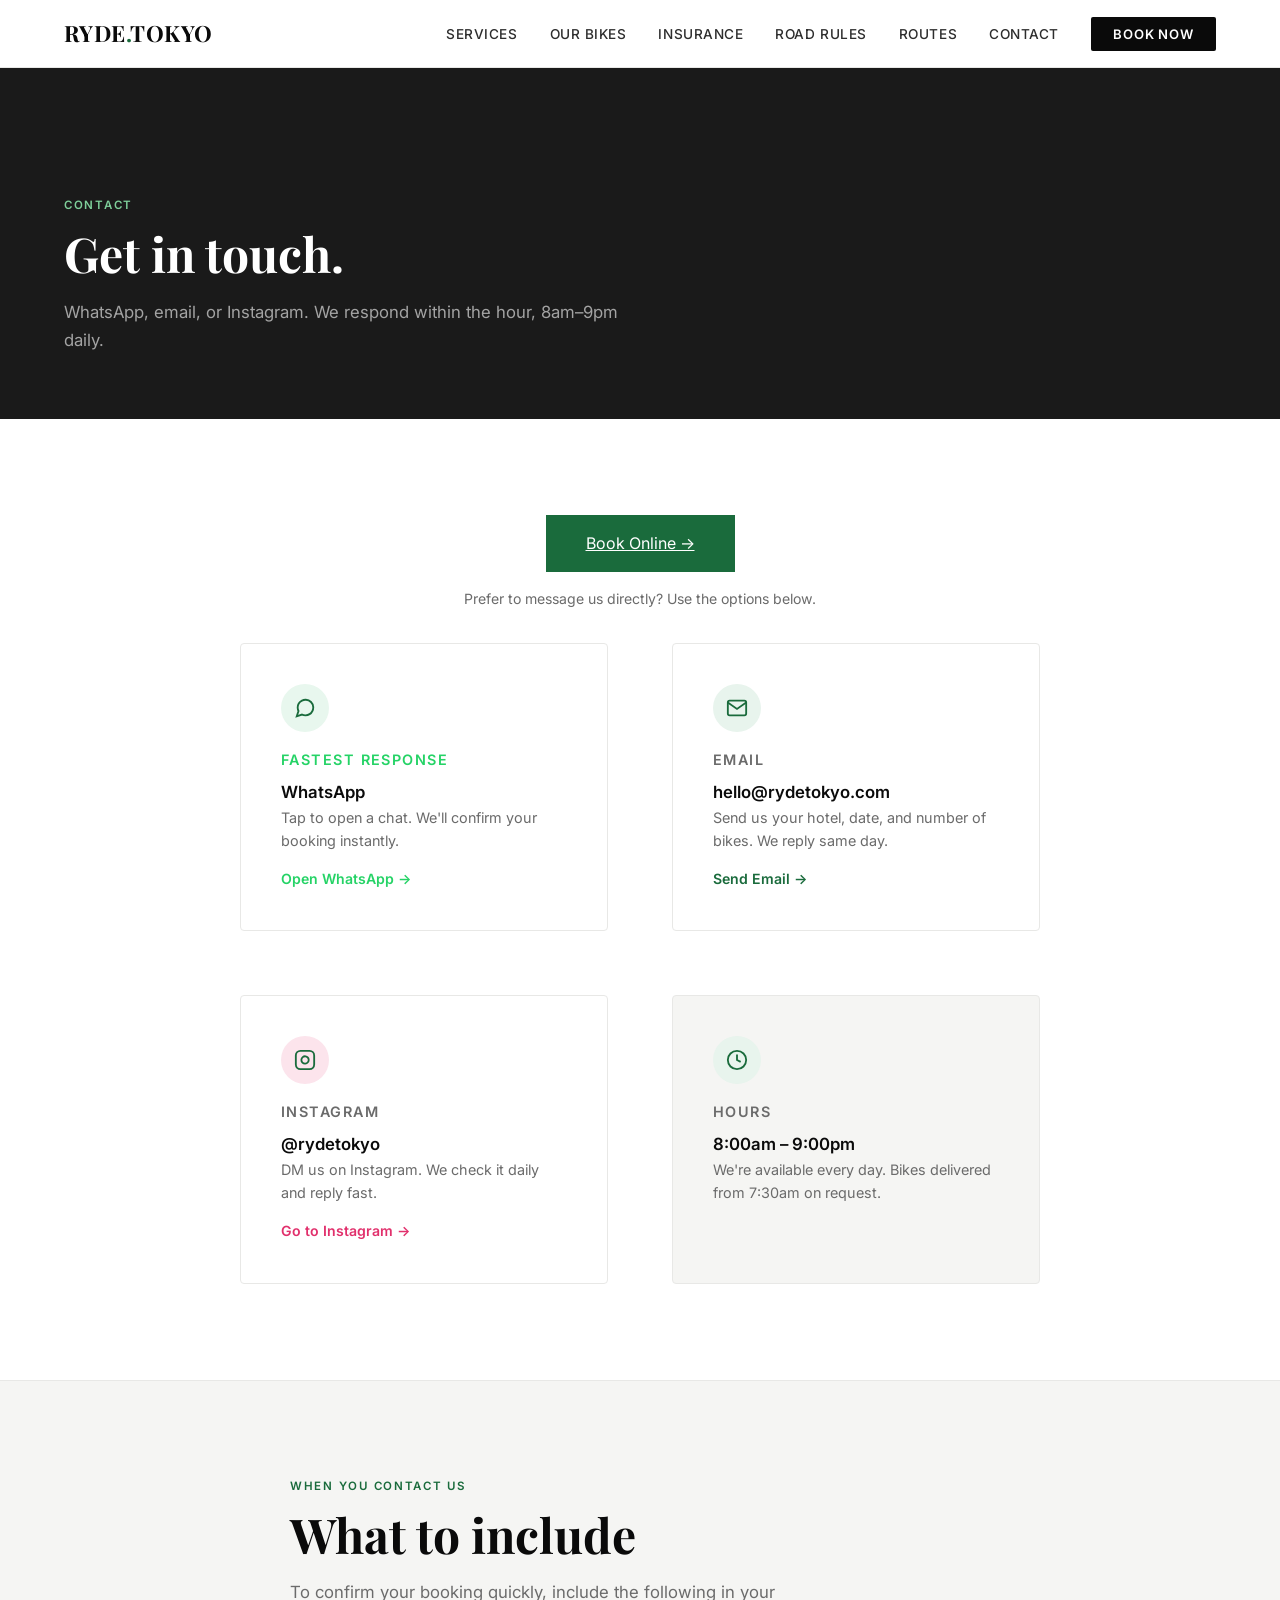
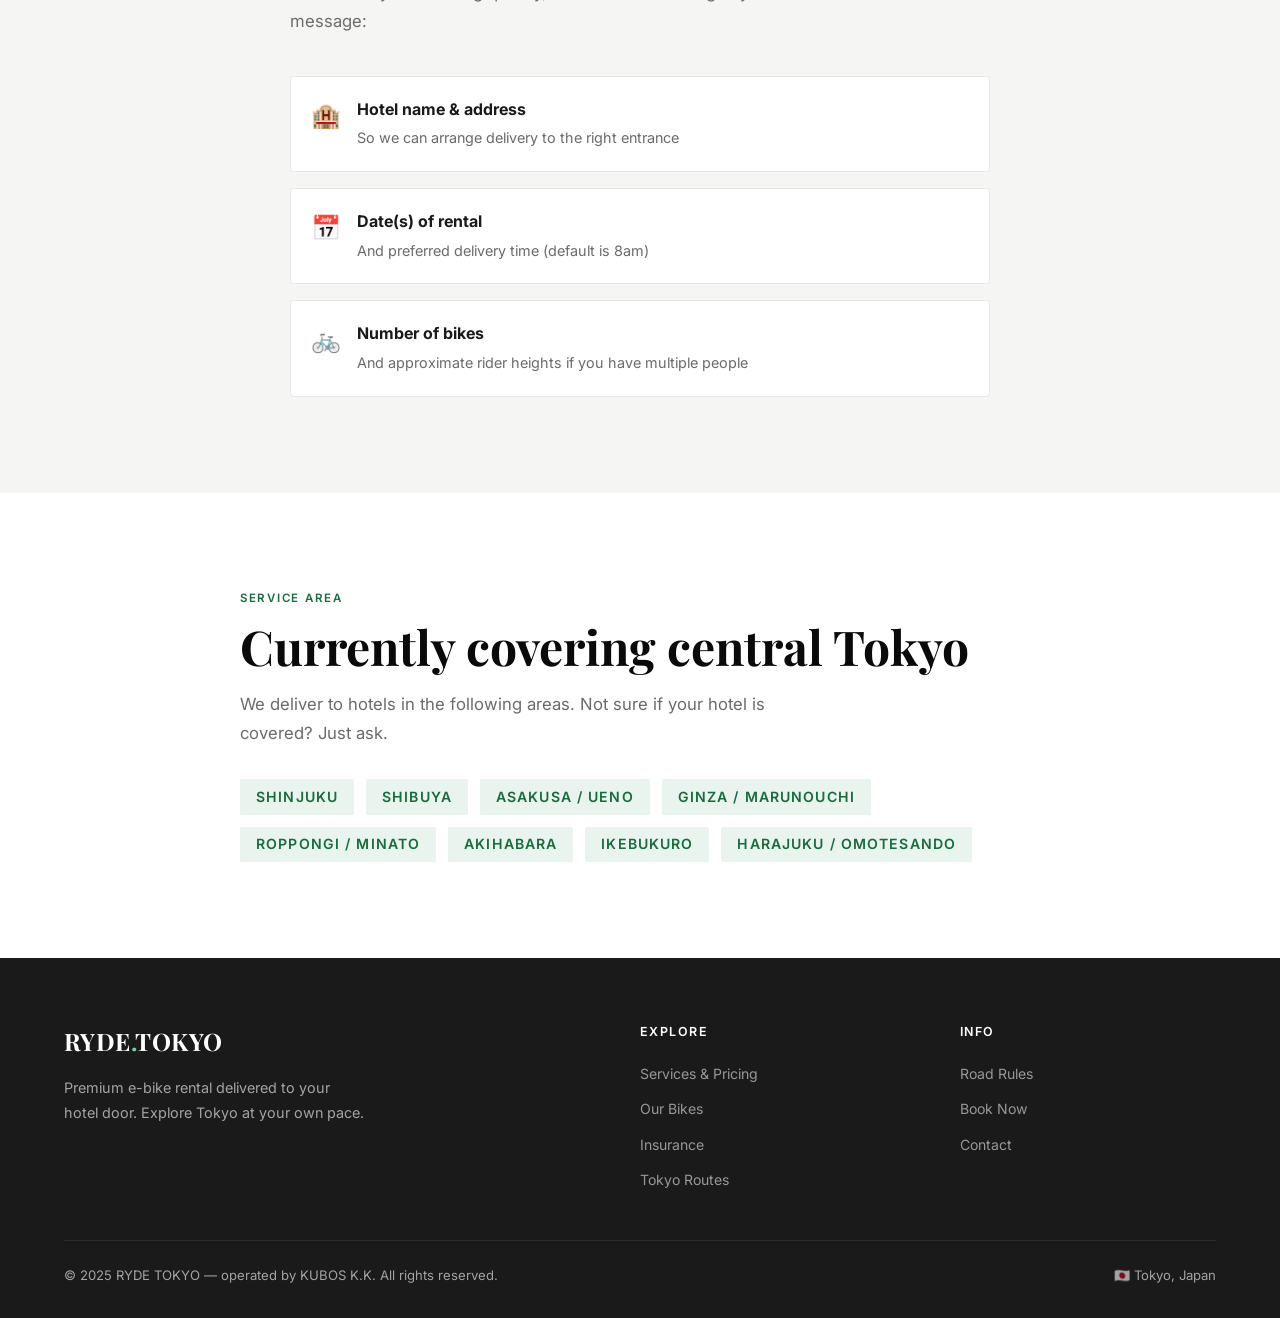
<file: contact.html>
<!DOCTYPE html>
<html lang="en">
<head>
  <meta charset="UTF-8">
  <meta name="viewport" content="width=device-width, initial-scale=1.0">
  <title>Contact — RYDE TOKYO</title>
  <meta name="description" content="Get in touch with RYDE TOKYO. WhatsApp, email, or Instagram DM.">
  <link rel="stylesheet" href="css/style.css">
</head>
<body>

<div id="nav-placeholder"></div>

<div class="page-hero">
  <p class="section-tag">Contact</p>
  <h1 class="section-title">Get in touch.</h1>
  <p class="section-sub">WhatsApp, email, or Instagram. We respond within the hour, 8am–9pm daily.</p>
</div>

<section>
  <div style="max-width:800px;margin:0 auto;text-align:center;margin-bottom:2rem" class="reveal">
    <a href="booking.html" class="btn-primary" style="display:inline-block;padding:1rem 2.5rem;font-size:1rem">Book Online →</a>
    <p style="margin-top:1rem;font-size:0.88rem;color:var(--mid)">Prefer to message us directly? Use the options below.</p>
  </div>
  <div class="contact-grid reveal" style="max-width:800px;margin:0 auto">
    <a href="https://wa.me/819000000000?text=Hi%20RYDE%20TOKYO%21%20I%27d%20like%20to%20book%20an%20e-bike%20rental." class="contact-method" style="text-decoration:none">
      <div class="contact-method-icon" style="background:#e8f7ee">
        <svg viewBox="0 0 24 24" stroke="#25D366"><path d="M21 11.5a8.38 8.38 0 0 1-.9 3.8 8.5 8.5 0 0 1-7.6 4.7 8.38 8.38 0 0 1-3.8-.9L3 21l1.9-5.7a8.38 8.38 0 0 1-.9-3.8 8.5 8.5 0 0 1 4.7-7.6 8.38 8.38 0 0 1 3.8-.9h.5a8.48 8.48 0 0 1 8 8v.5z"/></svg>
      </div>
      <div><p class="card-tag" style="color:#25D366">Fastest response</p><h3>WhatsApp</h3><p>Tap to open a chat. We'll confirm your booking instantly.</p></div>
      <span style="font-size:0.88rem;font-weight:600;color:#25D366">Open WhatsApp →</span>
    </a>
    <a href="mailto:hello@rydetokyo.com" class="contact-method" style="text-decoration:none">
      <div class="contact-method-icon"><svg viewBox="0 0 24 24"><path d="M4 4h16c1.1 0 2 .9 2 2v12c0 1.1-.9 2-2 2H4c-1.1 0-2-.9-2-2V6c0-1.1.9-2 2-2z"/><polyline points="22,6 12,13 2,6"/></svg></div>
      <div><p class="card-tag">Email</p><h3>hello@rydetokyo.com</h3><p>Send us your hotel, date, and number of bikes. We reply same day.</p></div>
      <span style="font-size:0.88rem;font-weight:600;color:var(--accent)">Send Email →</span>
    </a>
    <a href="https://instagram.com/rydetokyo" class="contact-method" style="text-decoration:none">
      <div class="contact-method-icon" style="background:#fce4ec"><svg viewBox="0 0 24 24" stroke="#E1306C"><rect x="2" y="2" width="20" height="20" rx="5" ry="5"/><path d="M16 11.37A4 4 0 1 1 12.63 8 4 4 0 0 1 16 11.37z"/><line x1="17.5" y1="6.5" x2="17.51" y2="6.5"/></svg></div>
      <div><p class="card-tag">Instagram</p><h3>@rydetokyo</h3><p>DM us on Instagram. We check it daily and reply fast.</p></div>
      <span style="font-size:0.88rem;font-weight:600;color:#E1306C">Go to Instagram →</span>
    </a>
    <div class="contact-method" style="background:var(--off-white)">
      <div class="contact-method-icon"><svg viewBox="0 0 24 24"><circle cx="12" cy="12" r="10"/><polyline points="12 6 12 12 16 14"/></svg></div>
      <div><p class="card-tag">Hours</p><h3>8:00am – 9:00pm</h3><p>We're available every day. Bikes delivered from 7:30am on request.</p></div>
    </div>
  </div>
</section>

<div class="divider"></div>

<section class="bg-off">
  <div style="max-width:700px;margin:0 auto">
    <p class="section-tag">When You Contact Us</p>
    <h2 class="section-title">What to include</h2>
    <p class="section-sub">To confirm your booking quickly, include the following in your message:</p>
    <div style="margin-top:2.5rem;display:flex;flex-direction:column;gap:1rem" class="reveal">
      <div style="display:flex;gap:1rem;align-items:flex-start;padding:1.25rem;background:var(--white);border:1px solid var(--border);border-radius:4px"><div style="font-size:1.5rem">🏨</div><div><strong style="display:block;margin-bottom:0.2rem">Hotel name &amp; address</strong><span style="font-size:0.9rem;color:var(--mid)">So we can arrange delivery to the right entrance</span></div></div>
      <div style="display:flex;gap:1rem;align-items:flex-start;padding:1.25rem;background:var(--white);border:1px solid var(--border);border-radius:4px"><div style="font-size:1.5rem">📅</div><div><strong style="display:block;margin-bottom:0.2rem">Date(s) of rental</strong><span style="font-size:0.9rem;color:var(--mid)">And preferred delivery time (default is 8am)</span></div></div>
      <div style="display:flex;gap:1rem;align-items:flex-start;padding:1.25rem;background:var(--white);border:1px solid var(--border);border-radius:4px"><div style="font-size:1.5rem">🚲</div><div><strong style="display:block;margin-bottom:0.2rem">Number of bikes</strong><span style="font-size:0.9rem;color:var(--mid)">And approximate rider heights if you have multiple people</span></div></div>
    </div>
  </div>
</section>

<section>
  <div style="max-width:800px;margin:0 auto">
    <p class="section-tag">Service Area</p>
    <h2 class="section-title">Currently covering central Tokyo</h2>
    <p class="section-sub">We deliver to hotels in the following areas. Not sure if your hotel is covered? Just ask.</p>
    <div style="display:flex;flex-wrap:wrap;gap:0.75rem;margin-top:2rem" class="reveal">
      <span class="spec-badge" style="font-size:0.88rem;padding:0.4rem 1rem">Shinjuku</span>
      <span class="spec-badge" style="font-size:0.88rem;padding:0.4rem 1rem">Shibuya</span>
      <span class="spec-badge" style="font-size:0.88rem;padding:0.4rem 1rem">Asakusa / Ueno</span>
      <span class="spec-badge" style="font-size:0.88rem;padding:0.4rem 1rem">Ginza / Marunouchi</span>
      <span class="spec-badge" style="font-size:0.88rem;padding:0.4rem 1rem">Roppongi / Minato</span>
      <span class="spec-badge" style="font-size:0.88rem;padding:0.4rem 1rem">Akihabara</span>
      <span class="spec-badge" style="font-size:0.88rem;padding:0.4rem 1rem">Ikebukuro</span>
      <span class="spec-badge" style="font-size:0.88rem;padding:0.4rem 1rem">Harajuku / Omotesando</span>
    </div>
  </div>
</section>

<div id="footer-placeholder"></div>
<script src="js/nav.js"></script>
<script src="js/main.js"></script>
</body>
</html>
</file>
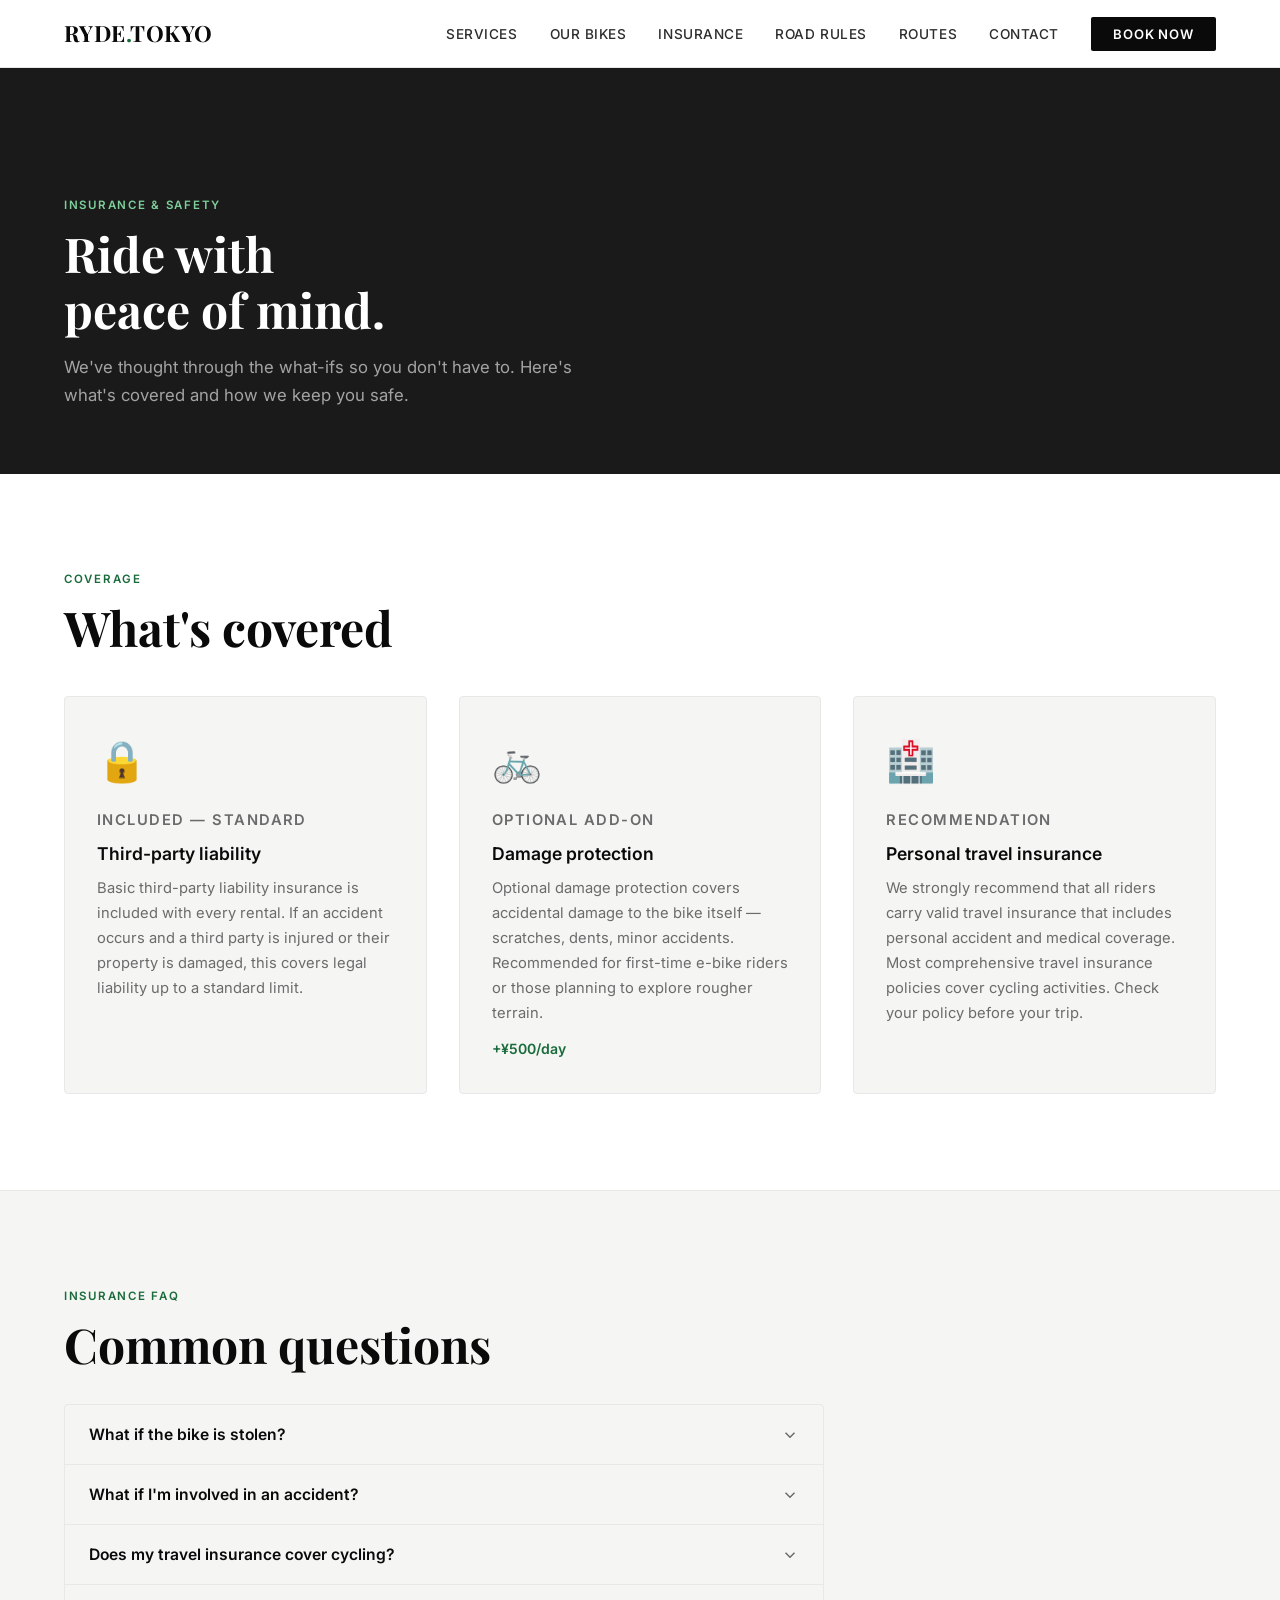
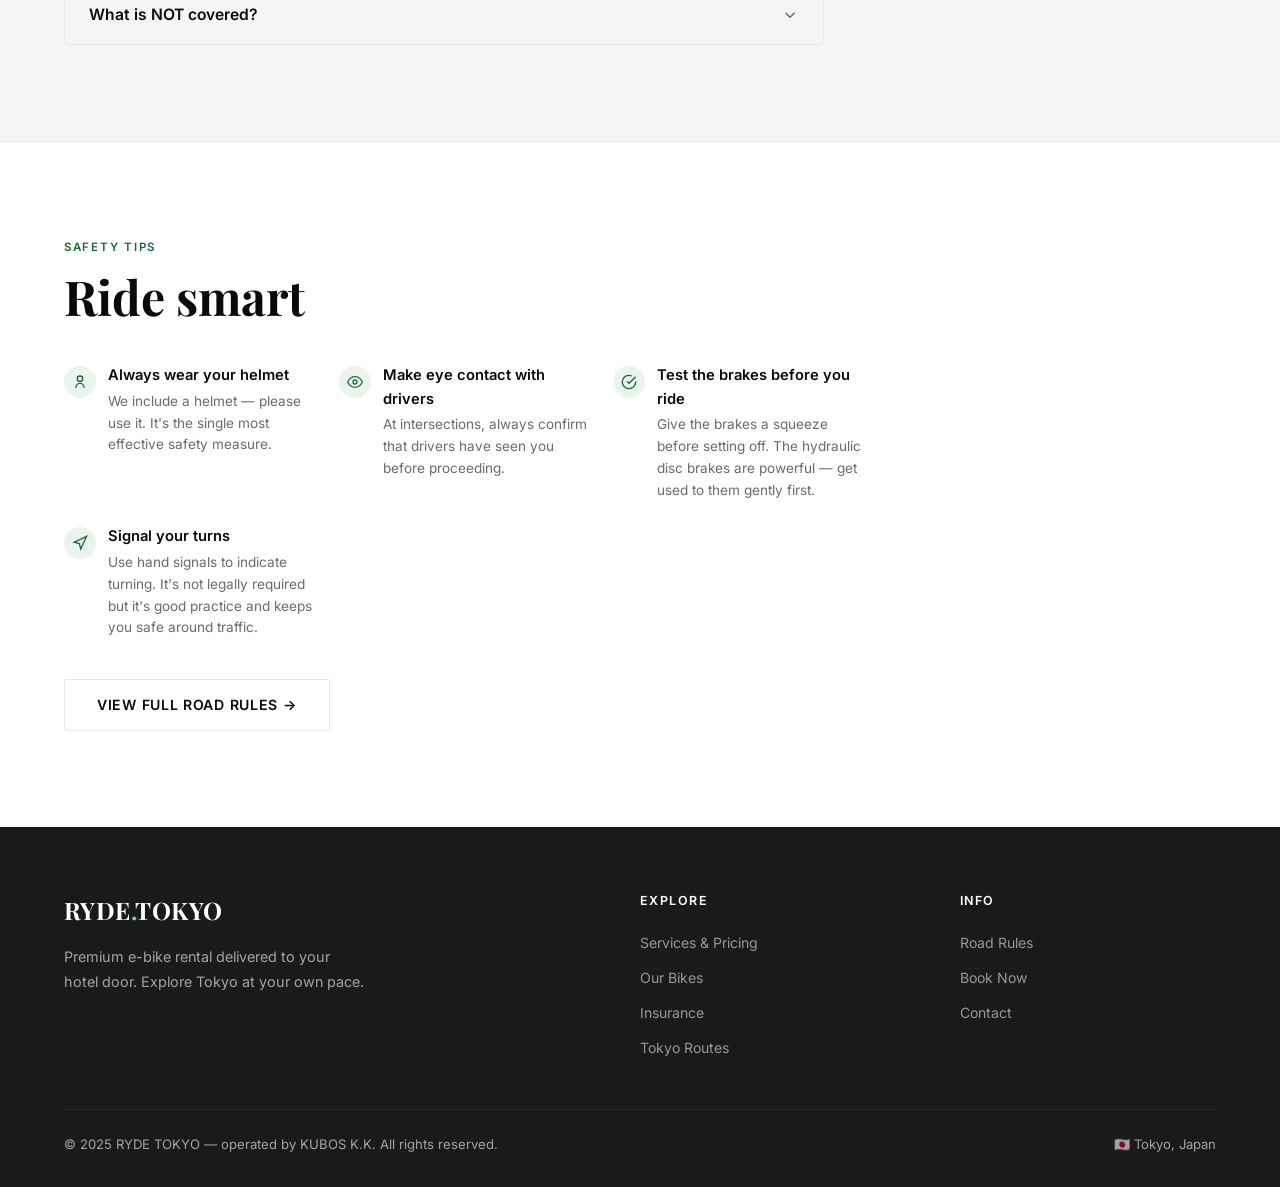
<file: insurance.html>
<!DOCTYPE html>
<html lang="en">
<head>
  <meta charset="UTF-8">
  <meta name="viewport" content="width=device-width, initial-scale=1.0">
  <title>Insurance & Safety — RYDE TOKYO</title>
  <meta name="description" content="Insurance coverage for your e-bike rental. Ride with peace of mind in Tokyo.">
  <link rel="stylesheet" href="css/style.css">
</head>
<body>

<div id="nav-placeholder"></div>

<div class="page-hero">
  <p class="section-tag">Insurance & Safety</p>
  <h1 class="section-title">Ride with<br>peace of mind.</h1>
  <p class="section-sub">We've thought through the what-ifs so you don't have to. Here's what's covered and how we keep you safe.</p>
</div>

<!-- COVERAGE -->
<section>
  <p class="section-tag">Coverage</p>
  <h2 class="section-title">What's covered</h2>
  <div class="cards reveal" style="margin-top:2.5rem">
    <div class="card">
      <div class="card-body" style="padding:2rem">
        <div style="font-size:2.5rem;margin-bottom:1rem">🔒</div>
        <p class="card-tag">Included — Standard</p>
        <h3>Third-party liability</h3>
        <p style="line-height:1.7">Basic third-party liability insurance is included with every rental. If an accident occurs and a third party is injured or their property is damaged, this covers legal liability up to a standard limit.</p>
      </div>
    </div>
    <div class="card">
      <div class="card-body" style="padding:2rem">
        <div style="font-size:2.5rem;margin-bottom:1rem">🚲</div>
        <p class="card-tag">Optional Add-on</p>
        <h3>Damage protection</h3>
        <p style="line-height:1.7">Optional damage protection covers accidental damage to the bike itself — scratches, dents, minor accidents. Recommended for first-time e-bike riders or those planning to explore rougher terrain.</p>
        <p style="font-size:0.88rem;color:var(--accent);font-weight:600;margin-top:0.75rem">+¥500/day</p>
      </div>
    </div>
    <div class="card">
      <div class="card-body" style="padding:2rem">
        <div style="font-size:2.5rem;margin-bottom:1rem">🏥</div>
        <p class="card-tag">Recommendation</p>
        <h3>Personal travel insurance</h3>
        <p style="line-height:1.7">We strongly recommend that all riders carry valid travel insurance that includes personal accident and medical coverage. Most comprehensive travel insurance policies cover cycling activities. Check your policy before your trip.</p>
      </div>
    </div>
  </div>
</section>

<div class="divider"></div>

<!-- FAQ -->
<section class="bg-off">
  <p class="section-tag">Insurance FAQ</p>
  <h2 class="section-title">Common questions</h2>
  <div class="accordion reveal" style="max-width:760px;margin-top:2rem">
    <div class="accordion-item">
      <button class="accordion-trigger">What if the bike is stolen? <svg width="18" height="18" viewBox="0 0 24 24"><polyline points="6 9 12 15 18 9"/></svg></button>
      <div class="accordion-body">Each bike comes with a quality u-lock. Always lock the bike to a fixed object when unattended. In the event of theft with the lock in use, please file a police report immediately (dial 110) and notify us right away. Theft coverage terms depend on whether the bike was properly locked — we'll guide you through the process.</div>
    </div>
    <div class="accordion-item">
      <button class="accordion-trigger">What if I'm involved in an accident? <svg width="18" height="18" viewBox="0 0 24 24"><polyline points="6 9 12 15 18 9"/></svg></button>
      <div class="accordion-body">If you're involved in an accident: 1) Check if anyone is injured and call 119 (ambulance) if needed. 2) Call the police (110) if there's property damage or injury to a third party — this is legally required in Japan. 3) Contact us immediately on WhatsApp. Do not leave the scene without exchanging details if a third party is involved.</div>
    </div>
    <div class="accordion-item">
      <button class="accordion-trigger">Does my travel insurance cover cycling? <svg width="18" height="18" viewBox="0 0 24 24"><polyline points="6 9 12 15 18 9"/></svg></button>
      <div class="accordion-body">Most standard travel insurance policies cover cycling as a recreational activity. However, policies vary — check for "cycling" or "bicycle activities" in your policy documents. If you're uncertain, contact your insurer before your trip. We recommend policies from major providers that explicitly include personal accident during cycling.</div>
    </div>
    <div class="accordion-item">
      <button class="accordion-trigger">What is NOT covered? <svg width="18" height="18" viewBox="0 0 24 24"><polyline points="6 9 12 15 18 9"/></svg></button>
      <div class="accordion-body">The following are not covered by standard insurance: damage caused while riding under the influence of alcohol or drugs, intentional damage, damage caused by using the bike in an unsafe or illegal manner, and loss of personal belongings. The optional damage protection add-on covers accidental damage but not the above exclusions.</div>
    </div>
  </div>
</section>

<div class="divider"></div>

<!-- SAFETY TIPS -->
<section>
  <p class="section-tag">Safety Tips</p>
  <h2 class="section-title">Ride smart</h2>
  <div class="includes-grid reveal" style="max-width:800px;margin-top:2.5rem">
    <div class="include-item">
      <div class="include-icon"><svg viewBox="0 0 24 24"><circle cx="12" cy="7" r="4"/><path d="M6 21v-1a6 6 0 0 1 12 0v1"/></svg></div>
      <div><h4>Always wear your helmet</h4><p>We include a helmet — please use it. It's the single most effective safety measure.</p></div>
    </div>
    <div class="include-item">
      <div class="include-icon"><svg viewBox="0 0 24 24"><path d="M1 12s4-8 11-8 11 8 11 8-4 8-11 8-11-8-11-8z"/><circle cx="12" cy="12" r="3"/></svg></div>
      <div><h4>Make eye contact with drivers</h4><p>At intersections, always confirm that drivers have seen you before proceeding.</p></div>
    </div>
    <div class="include-item">
      <div class="include-icon"><svg viewBox="0 0 24 24"><path d="M22 11.08V12a10 10 0 1 1-5.93-9.14"/><polyline points="22 4 12 14.01 9 11.01"/></svg></div>
      <div><h4>Test the brakes before you ride</h4><p>Give the brakes a squeeze before setting off. The hydraulic disc brakes are powerful — get used to them gently first.</p></div>
    </div>
    <div class="include-item">
      <div class="include-icon"><svg viewBox="0 0 24 24"><polygon points="3 11 22 2 13 21 11 13 3 11"/></svg></div>
      <div><h4>Signal your turns</h4><p>Use hand signals to indicate turning. It's not legally required but it's good practice and keeps you safe around traffic.</p></div>
    </div>
  </div>
  <div style="margin-top:2.5rem">
    <a href="rules.html" class="btn btn-ghost">View full road rules →</a>
  </div>
</section>

<div id="footer-placeholder"></div>
<script src="js/nav.js"></script>
<script src="js/main.js"></script>
</body>
</html>
</file>
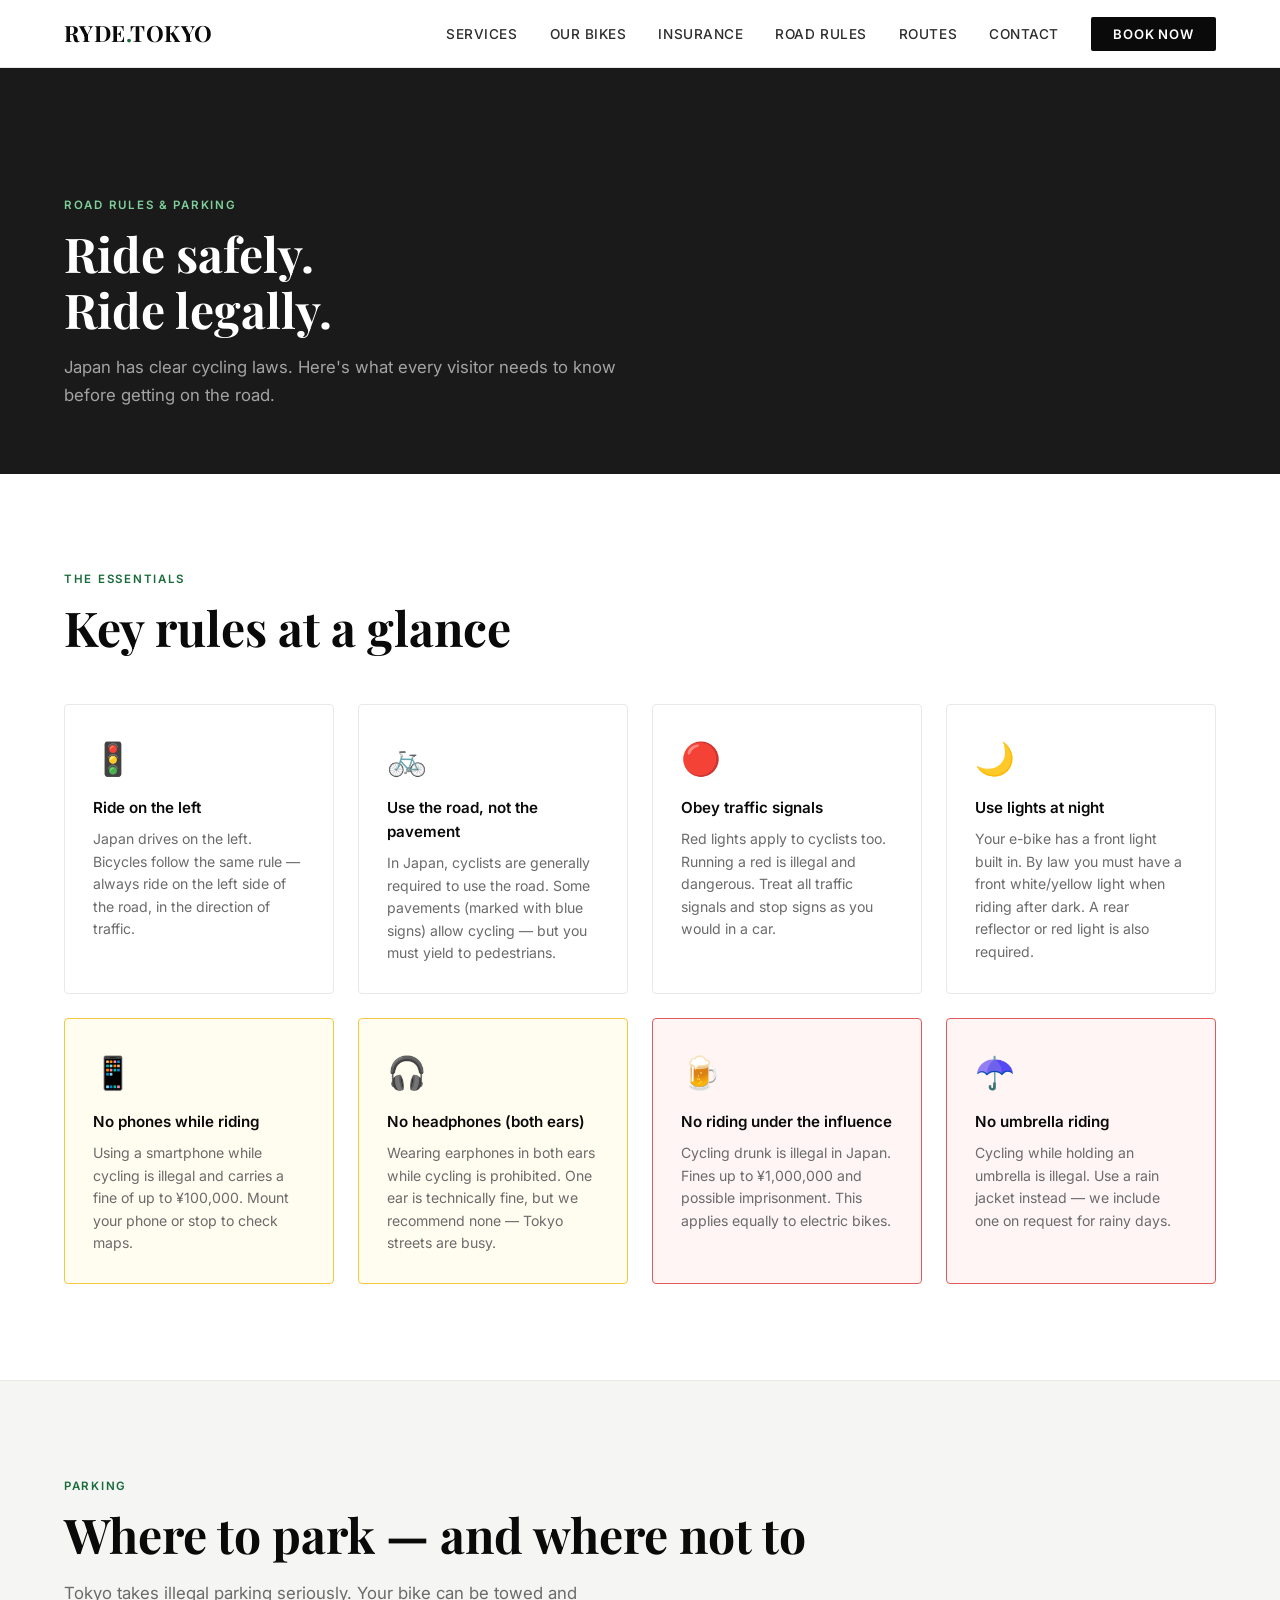
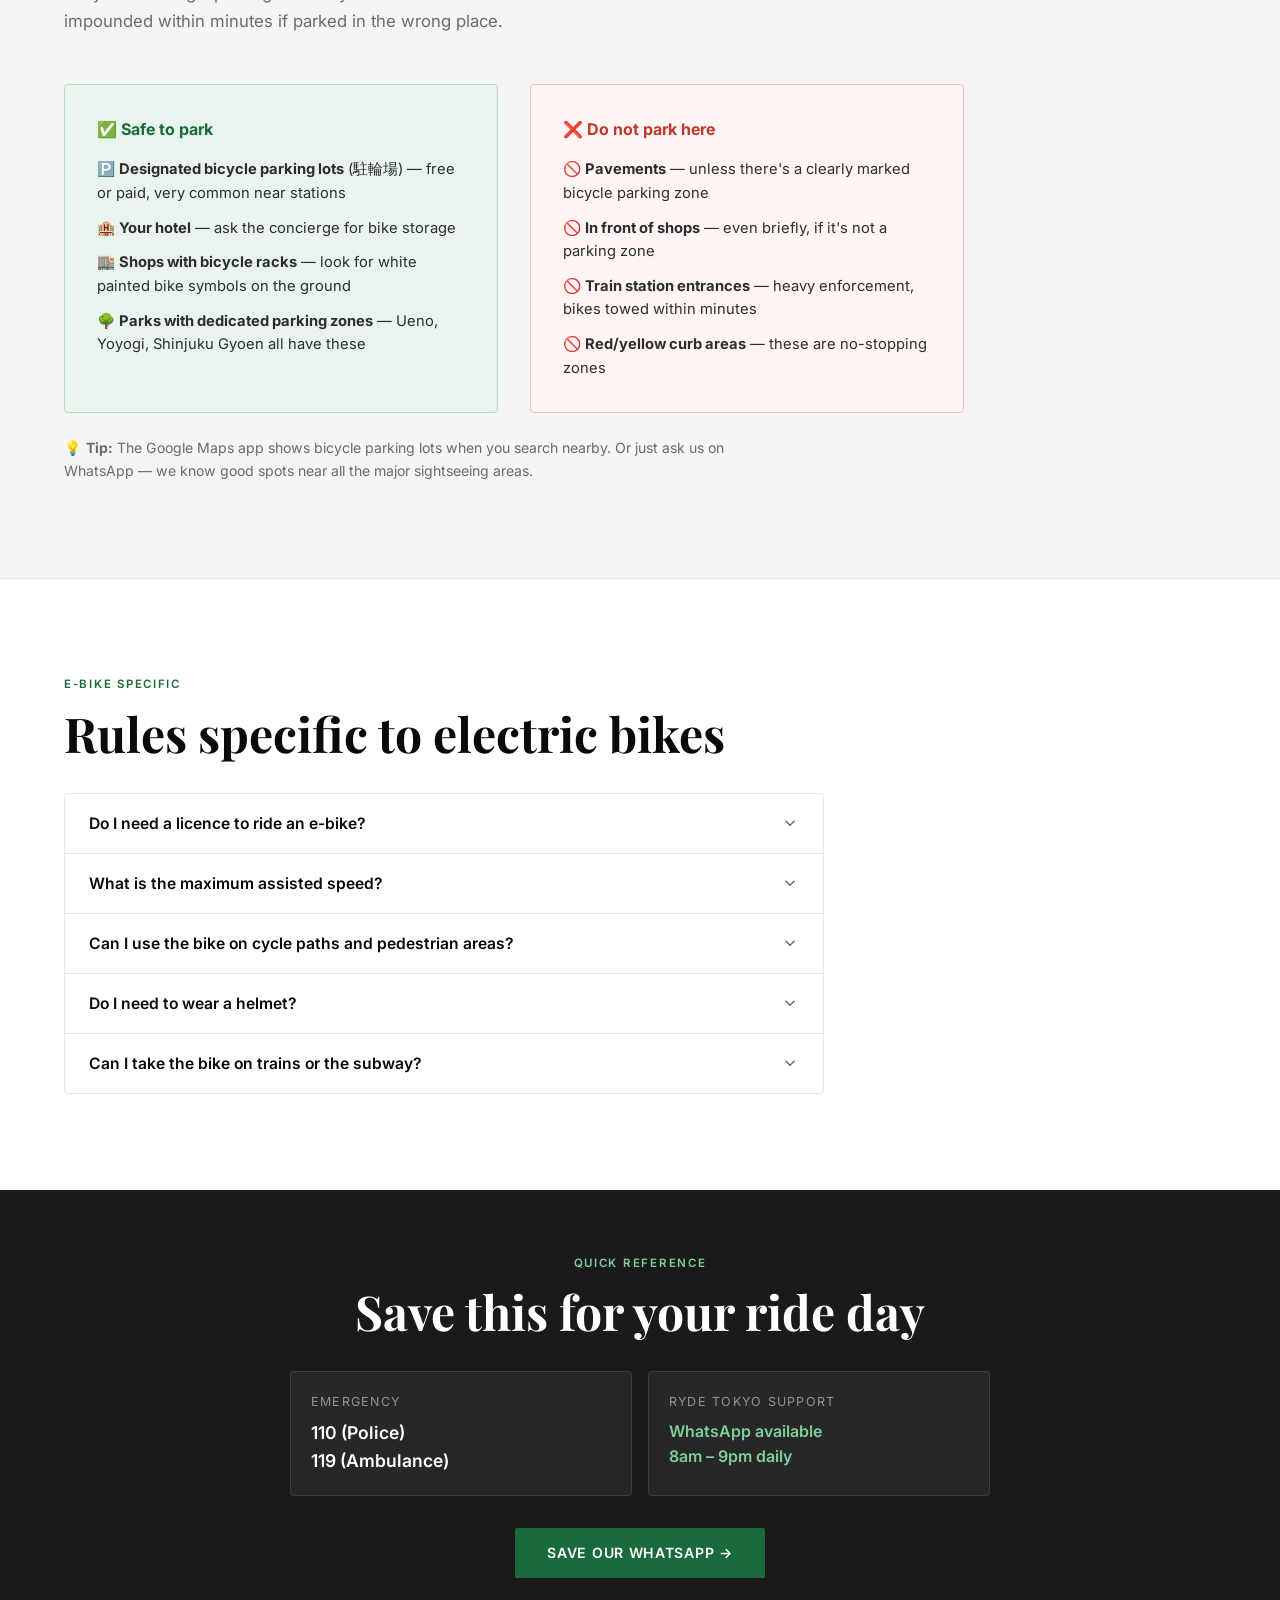
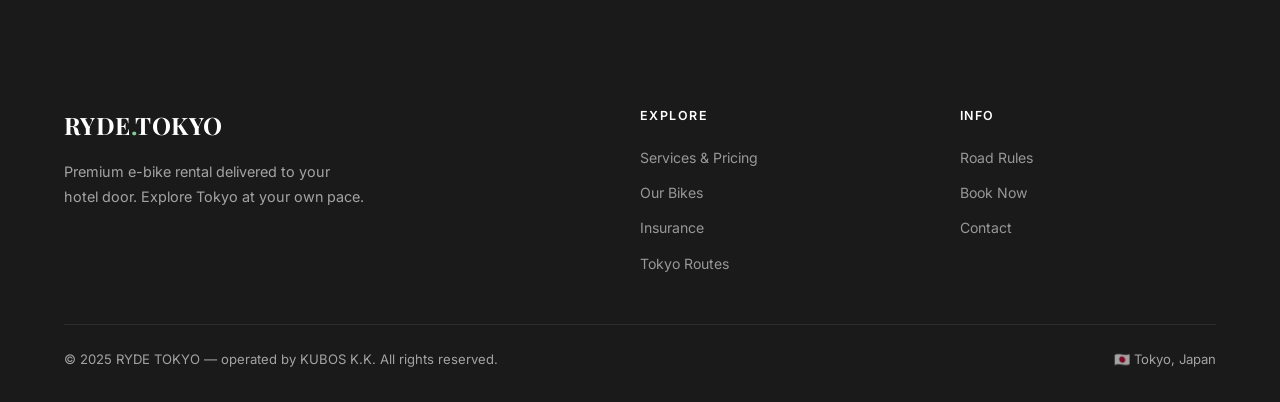
<file: rules.html>
<!DOCTYPE html>
<html lang="en">
<head>
  <meta charset="UTF-8">
  <meta name="viewport" content="width=device-width, initial-scale=1.0">
  <title>Japan Road Rules & Parking — RYDE TOKYO</title>
  <meta name="description" content="Essential cycling rules for Tokyo. Traffic laws, parking rules, and safety tips for foreign visitors.">
  <link rel="stylesheet" href="css/style.css">
</head>
<body>

<div id="nav-placeholder"></div>

<div class="page-hero">
  <p class="section-tag">Road Rules & Parking</p>
  <h1 class="section-title">Ride safely.<br>Ride legally.</h1>
  <p class="section-sub">Japan has clear cycling laws. Here's what every visitor needs to know before getting on the road.</p>
</div>

<!-- QUICK RULES -->
<section>
  <p class="section-tag">The Essentials</p>
  <h2 class="section-title">Key rules at a glance</h2>
  <div class="rules-grid reveal">
    <div class="rule-card">
      <div class="rule-icon">🚦</div>
      <h3>Ride on the left</h3>
      <p>Japan drives on the left. Bicycles follow the same rule — always ride on the left side of the road, in the direction of traffic.</p>
    </div>
    <div class="rule-card">
      <div class="rule-icon">🚲</div>
      <h3>Use the road, not the pavement</h3>
      <p>In Japan, cyclists are generally required to use the road. Some pavements (marked with blue signs) allow cycling — but you must yield to pedestrians.</p>
    </div>
    <div class="rule-card">
      <div class="rule-icon">🔴</div>
      <h3>Obey traffic signals</h3>
      <p>Red lights apply to cyclists too. Running a red is illegal and dangerous. Treat all traffic signals and stop signs as you would in a car.</p>
    </div>
    <div class="rule-card">
      <div class="rule-icon">🌙</div>
      <h3>Use lights at night</h3>
      <p>Your e-bike has a front light built in. By law you must have a front white/yellow light when riding after dark. A rear reflector or red light is also required.</p>
    </div>
    <div class="rule-card warning">
      <div class="rule-icon">📱</div>
      <h3>No phones while riding</h3>
      <p>Using a smartphone while cycling is illegal and carries a fine of up to ¥100,000. Mount your phone or stop to check maps.</p>
    </div>
    <div class="rule-card warning">
      <div class="rule-icon">🎧</div>
      <h3>No headphones (both ears)</h3>
      <p>Wearing earphones in both ears while cycling is prohibited. One ear is technically fine, but we recommend none — Tokyo streets are busy.</p>
    </div>
    <div class="rule-card danger">
      <div class="rule-icon">🍺</div>
      <h3>No riding under the influence</h3>
      <p>Cycling drunk is illegal in Japan. Fines up to ¥1,000,000 and possible imprisonment. This applies equally to electric bikes.</p>
    </div>
    <div class="rule-card danger">
      <div class="rule-icon">☂️</div>
      <h3>No umbrella riding</h3>
      <p>Cycling while holding an umbrella is illegal. Use a rain jacket instead — we include one on request for rainy days.</p>
    </div>
  </div>
</section>

<div class="divider"></div>

<!-- PARKING -->
<section class="bg-off">
  <p class="section-tag">Parking</p>
  <h2 class="section-title">Where to park — and where not to</h2>
  <p class="section-sub">Tokyo takes illegal parking seriously. Your bike can be towed and impounded within minutes if parked in the wrong place.</p>

  <div style="display:grid;grid-template-columns:1fr 1fr;gap:2rem;margin-top:3rem;max-width:900px" class="park-grid reveal">
    <div style="padding:2rem;background:#e8f4ed;border:1px solid #b5d9c4;border-radius:4px">
      <h3 style="color:var(--accent);margin-bottom:1rem;font-size:1rem">✅ Safe to park</h3>
      <ul style="list-style:none;display:flex;flex-direction:column;gap:0.7rem">
        <li style="font-size:0.92rem;color:var(--dark)">🅿️ <strong>Designated bicycle parking lots</strong> (駐輪場) — free or paid, very common near stations</li>
        <li style="font-size:0.92rem;color:var(--dark)">🏨 <strong>Your hotel</strong> — ask the concierge for bike storage</li>
        <li style="font-size:0.92rem;color:var(--dark)">🏬 <strong>Shops with bicycle racks</strong> — look for white painted bike symbols on the ground</li>
        <li style="font-size:0.92rem;color:var(--dark)">🌳 <strong>Parks with dedicated parking zones</strong> — Ueno, Yoyogi, Shinjuku Gyoen all have these</li>
      </ul>
    </div>
    <div style="padding:2rem;background:#fff5f5;border:1px solid #f5c0c0;border-radius:4px">
      <h3 style="color:#c0392b;margin-bottom:1rem;font-size:1rem">❌ Do not park here</h3>
      <ul style="list-style:none;display:flex;flex-direction:column;gap:0.7rem">
        <li style="font-size:0.92rem;color:var(--dark)">🚫 <strong>Pavements</strong> — unless there's a clearly marked bicycle parking zone</li>
        <li style="font-size:0.92rem;color:var(--dark)">🚫 <strong>In front of shops</strong> — even briefly, if it's not a parking zone</li>
        <li style="font-size:0.92rem;color:var(--dark)">🚫 <strong>Train station entrances</strong> — heavy enforcement, bikes towed within minutes</li>
        <li style="font-size:0.92rem;color:var(--dark)">🚫 <strong>Red/yellow curb areas</strong> — these are no-stopping zones</li>
      </ul>
    </div>
  </div>
  <p style="font-size:0.88rem;color:var(--mid);margin-top:1.5rem;max-width:700px">💡 <strong>Tip:</strong> The Google Maps app shows bicycle parking lots when you search nearby. Or just ask us on WhatsApp — we know good spots near all the major sightseeing areas.</p>
</section>

<style>
@media(max-width:700px){.park-grid{grid-template-columns:1fr!important}}
</style>

<div class="divider"></div>

<!-- E-BIKE SPECIFIC -->
<section>
  <p class="section-tag">E-Bike Specific</p>
  <h2 class="section-title">Rules specific to electric bikes</h2>
  <div class="accordion reveal" style="max-width:760px;margin-top:2rem">
    <div class="accordion-item">
      <button class="accordion-trigger">Do I need a licence to ride an e-bike? <svg width="18" height="18" viewBox="0 0 24 24"><polyline points="6 9 12 15 18 9"/></svg></button>
      <div class="accordion-body">No licence is required for Japanese-compliant e-bikes (denki assist jitensha). Our Giant Escape R E+ is fully compliant — it provides assist only while pedalling and cuts off at 24 km/h. No registration, no number plate, no licence needed.</div>
    </div>
    <div class="accordion-item">
      <button class="accordion-trigger">What is the maximum assisted speed? <svg width="18" height="18" viewBox="0 0 24 24"><polyline points="6 9 12 15 18 9"/></svg></button>
      <div class="accordion-body">By Japanese law, electric assist is limited to 24 km/h. Above this speed, the motor cuts out and you pedal normally. You can still go faster under your own power, but the motor will not assist above 24 km/h.</div>
    </div>
    <div class="accordion-item">
      <button class="accordion-trigger">Can I use the bike on cycle paths and pedestrian areas? <svg width="18" height="18" viewBox="0 0 24 24"><polyline points="6 9 12 15 18 9"/></svg></button>
      <div class="accordion-body">Yes, the same rules as regular bicycles apply. You may use designated cycling paths (自転車道) and shared pedestrian/cycling paths (自転車歩行者道 — look for the blue signs). On shared paths, always yield to pedestrians and keep your speed low.</div>
    </div>
    <div class="accordion-item">
      <button class="accordion-trigger">Do I need to wear a helmet? <svg width="18" height="18" viewBox="0 0 24 24"><polyline points="6 9 12 15 18 9"/></svg></button>
      <div class="accordion-body">As of April 2023, wearing a helmet while cycling is strongly encouraged (努力義務) for all cyclists in Japan — but it is not yet legally mandatory for adults. However, we include a helmet with every rental and strongly recommend wearing it. Safety first.</div>
    </div>
    <div class="accordion-item">
      <button class="accordion-trigger">Can I take the bike on trains or the subway? <svg width="18" height="18" viewBox="0 0 24 24"><polyline points="6 9 12 15 18 9"/></svg></button>
      <div class="accordion-body">Most Tokyo trains and subways do not allow regular bicycles unless they are fully bagged (輪行袋). This is not practical for a rental. If you need to travel a long distance, contact us — we can arrange pickup and delivery to another location.</div>
    </div>
  </div>
</section>

<!-- QUICK REF CARD -->
<section style="background:var(--off-black);padding:4rem 5%">
  <div style="max-width:700px;margin:0 auto;text-align:center">
    <p class="section-tag" style="color:#7ecf9a">Quick Reference</p>
    <h2 class="section-title" style="color:#fff;margin-bottom:2rem">Save this for your ride day</h2>
    <div style="display:grid;grid-template-columns:1fr 1fr;gap:1rem;text-align:left">
      <div style="padding:1.25rem;background:rgba(255,255,255,0.06);border-radius:4px;border:1px solid rgba(255,255,255,0.1)">
        <p style="font-size:0.78rem;letter-spacing:0.1em;text-transform:uppercase;color:rgba(255,255,255,0.5);margin-bottom:0.4rem">Emergency</p>
        <p style="color:#fff;font-weight:600;font-size:1.1rem">110 (Police)</p>
        <p style="color:#fff;font-weight:600;font-size:1.1rem">119 (Ambulance)</p>
      </div>
      <div style="padding:1.25rem;background:rgba(255,255,255,0.06);border-radius:4px;border:1px solid rgba(255,255,255,0.1)">
        <p style="font-size:0.78rem;letter-spacing:0.1em;text-transform:uppercase;color:rgba(255,255,255,0.5);margin-bottom:0.4rem">Ryde Tokyo Support</p>
        <p style="color:#7ecf9a;font-weight:600">WhatsApp available<br>8am – 9pm daily</p>
      </div>
    </div>
    <div style="margin-top:2rem">
      <a href="contact.html" class="btn btn-primary">Save our WhatsApp →</a>
    </div>
  </div>
</section>

<div id="footer-placeholder"></div>
<script src="js/nav.js"></script>
<script src="js/main.js"></script>
</body>
</html>
</file>
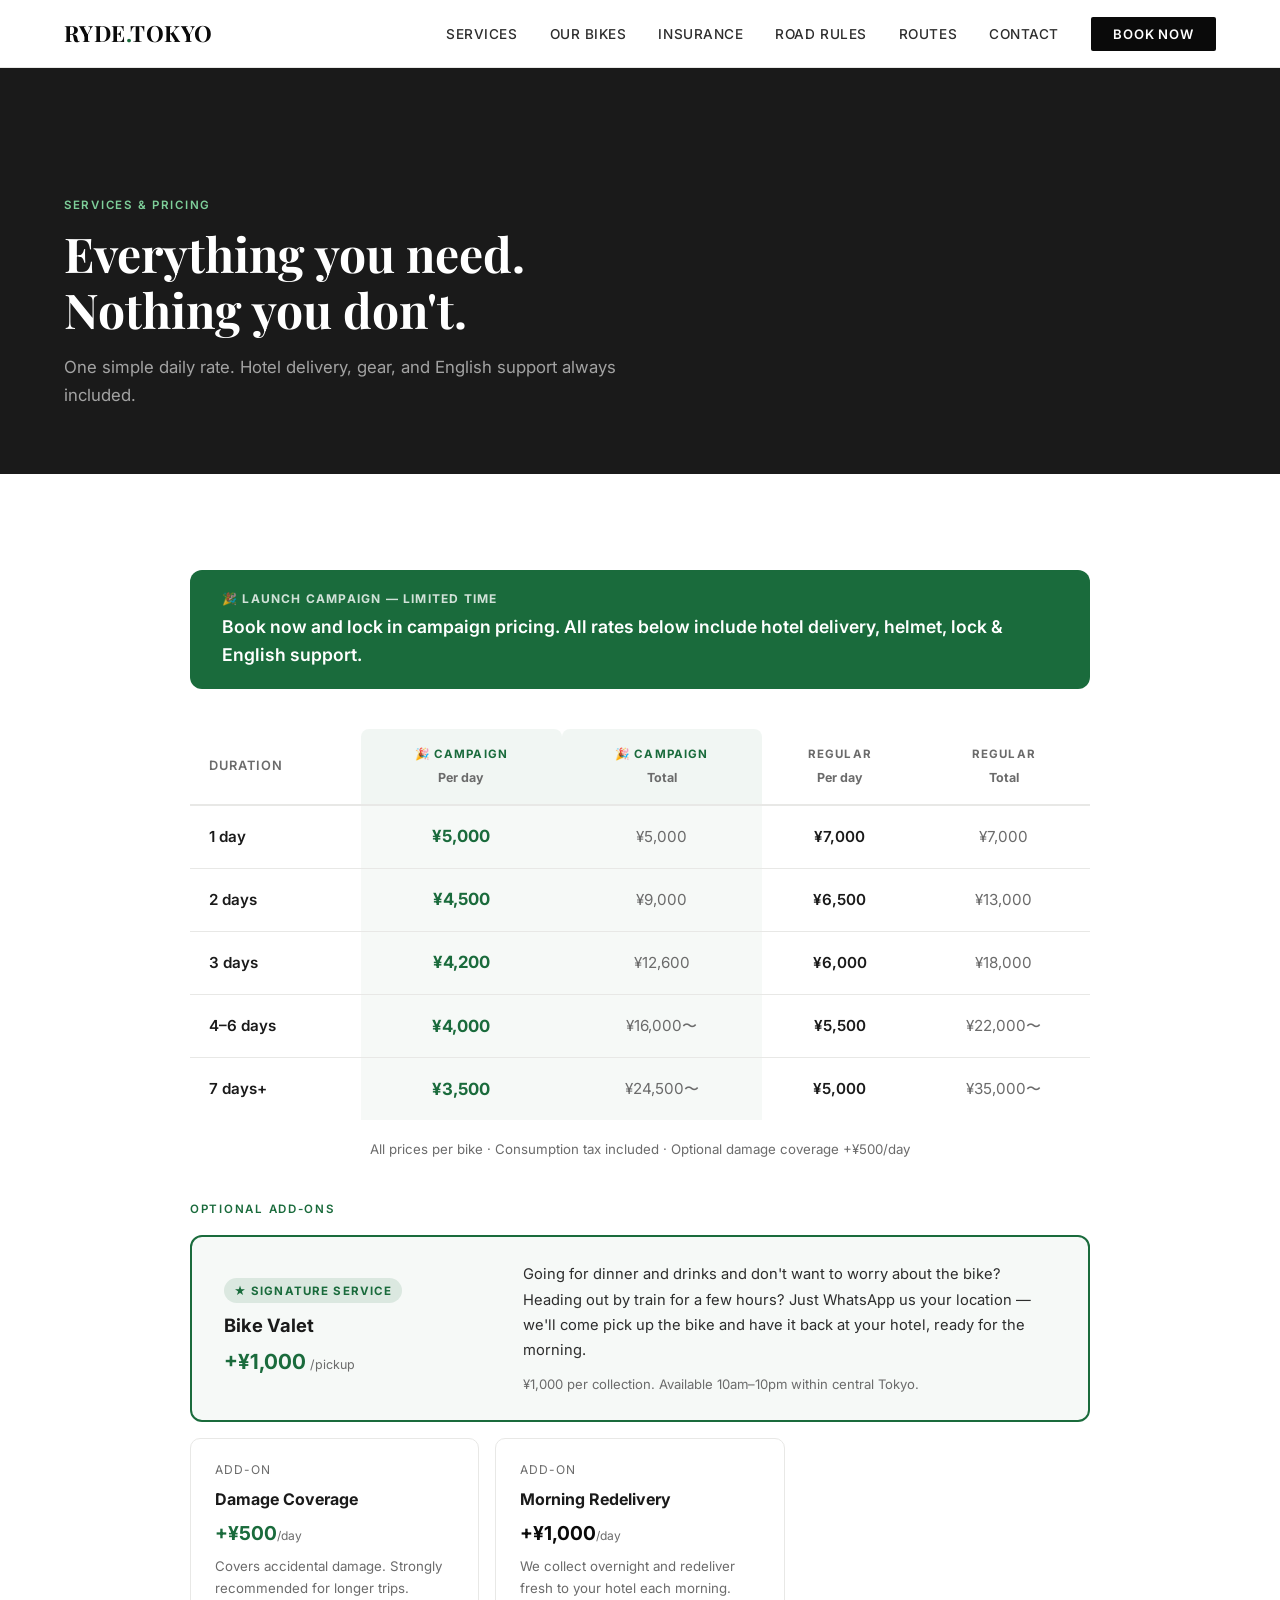
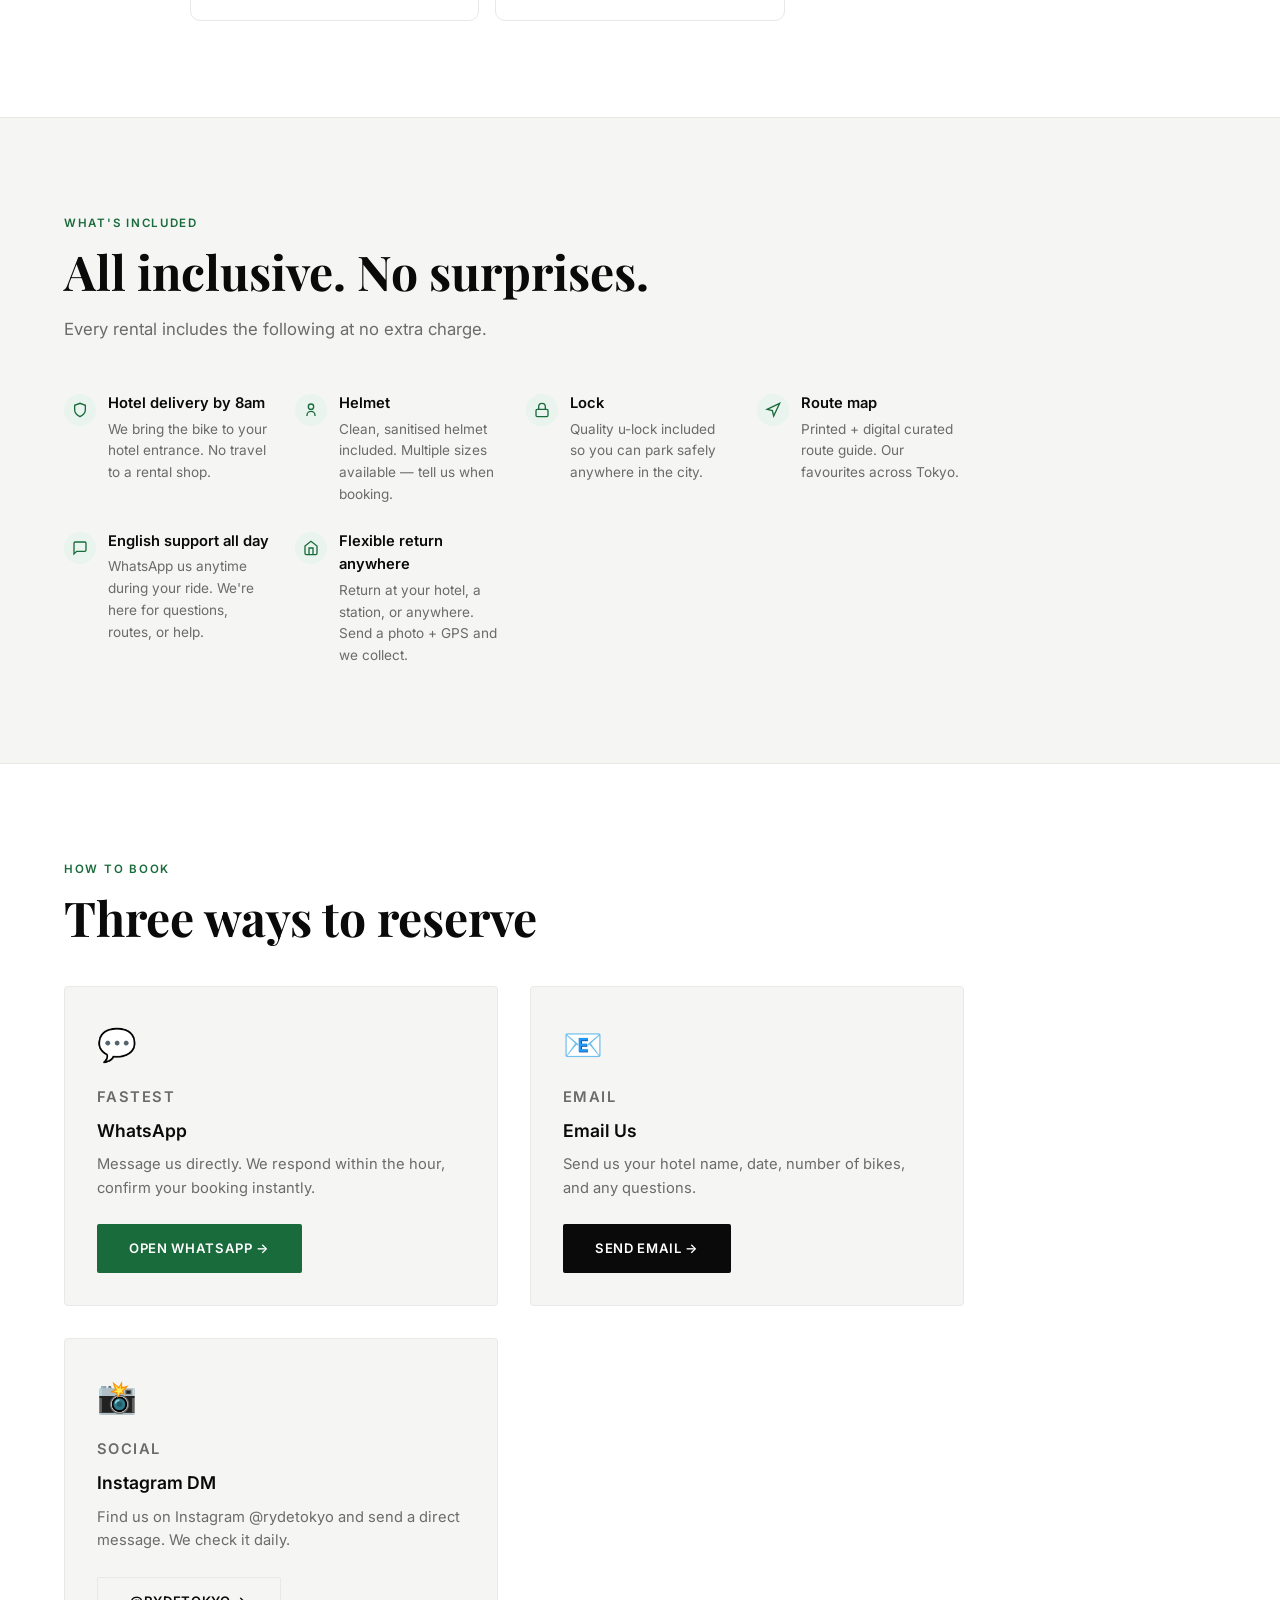
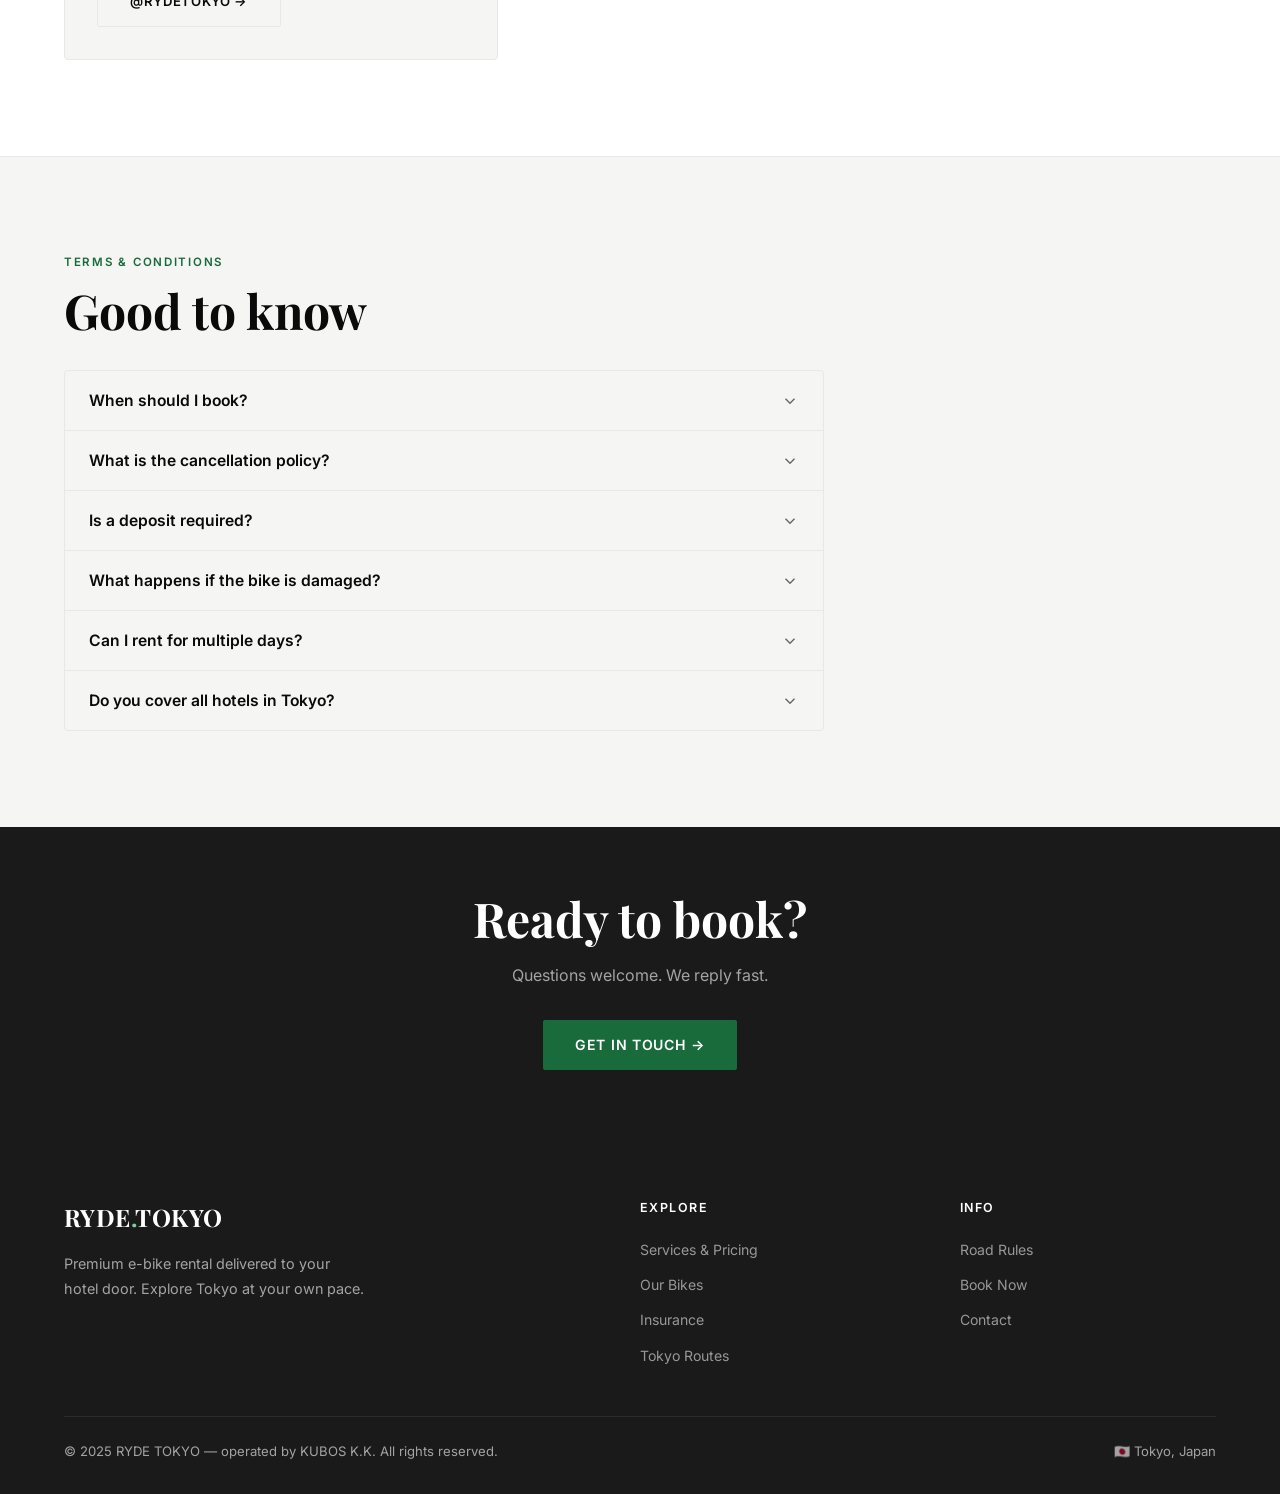
<file: services.html>
<!DOCTYPE html>
<html lang="en">
<head>
  <meta charset="UTF-8">
  <meta name="viewport" content="width=device-width, initial-scale=1.0">
  <title>Services & Pricing — RYDE TOKYO</title>
  <meta name="description" content="Premium e-bike rental in Tokyo. Hotel delivery, GPS, helmet included. Campaign rate ¥5,000/day.">
  <link rel="stylesheet" href="css/style.css">
</head>
<body>

<div id="nav-placeholder"></div>

<div class="page-hero">
  <p class="section-tag">Services & Pricing</p>
  <h1 class="section-title">Everything you need.<br>Nothing you don't.</h1>
  <p class="section-sub">One simple daily rate. Hotel delivery, gear, and English support always included.</p>
</div>

<!-- PRICING -->
<section>
  <div style="max-width:900px;margin:0 auto">

    <!-- Campaign banner -->
    <div class="reveal" style="background:var(--accent);color:#fff;border-radius:12px;padding:1.2rem 2rem;display:flex;align-items:center;justify-content:space-between;margin-bottom:2.5rem;flex-wrap:wrap;gap:1rem">
      <div>
        <div style="font-size:0.75rem;font-weight:700;letter-spacing:.1em;text-transform:uppercase;opacity:.8;margin-bottom:.3rem">🎉 Launch Campaign — Limited Time</div>
        <div style="font-size:1.1rem;font-weight:600">Book now and lock in campaign pricing. All rates below include hotel delivery, helmet, lock &amp; English support.</div>
      </div>
    </div>

    <!-- Pricing table -->
    <div class="reveal" style="overflow-x:auto">
      <table style="width:100%;border-collapse:collapse;font-size:0.95rem">
        <thead>
          <tr style="border-bottom:2px solid var(--border)">
            <th style="text-align:left;padding:1rem 1.2rem;font-size:0.8rem;letter-spacing:.08em;text-transform:uppercase;color:var(--mid);font-weight:600">Duration</th>
            <th style="text-align:center;padding:1rem 1.2rem;background:rgba(26,107,60,.06);border-radius:8px 8px 0 0">
              <div style="font-size:0.72rem;letter-spacing:.1em;text-transform:uppercase;color:var(--accent);font-weight:700;margin-bottom:.3rem">🎉 Campaign</div>
              <div style="font-size:0.78rem;color:var(--mid)">Per day</div>
            </th>
            <th style="text-align:center;padding:1rem 1.2rem;background:rgba(26,107,60,.06);border-radius:8px 8px 0 0">
              <div style="font-size:0.72rem;letter-spacing:.1em;text-transform:uppercase;color:var(--accent);font-weight:700;margin-bottom:.3rem">🎉 Campaign</div>
              <div style="font-size:0.78rem;color:var(--mid)">Total</div>
            </th>
            <th style="text-align:center;padding:1rem 1.2rem">
              <div style="font-size:0.72rem;letter-spacing:.1em;text-transform:uppercase;color:var(--mid);font-weight:700;margin-bottom:.3rem">Regular</div>
              <div style="font-size:0.78rem;color:var(--mid)">Per day</div>
            </th>
            <th style="text-align:center;padding:1rem 1.2rem">
              <div style="font-size:0.72rem;letter-spacing:.1em;text-transform:uppercase;color:var(--mid);font-weight:700;margin-bottom:.3rem">Regular</div>
              <div style="font-size:0.78rem;color:var(--mid)">Total</div>
            </th>
          </tr>
        </thead>
        <tbody>
          <tr style="border-bottom:1px solid var(--border)">
            <td style="padding:1.1rem 1.2rem;font-weight:600">1 day</td>
            <td style="text-align:center;padding:1.1rem 1.2rem;background:rgba(26,107,60,.04);font-weight:700;font-size:1.05rem;color:var(--accent)">¥5,000</td>
            <td style="text-align:center;padding:1.1rem 1.2rem;background:rgba(26,107,60,.04);color:var(--mid)">¥5,000</td>
            <td style="text-align:center;padding:1.1rem 1.2rem;font-weight:600">¥7,000</td>
            <td style="text-align:center;padding:1.1rem 1.2rem;color:var(--mid)">¥7,000</td>
          </tr>
          <tr style="border-bottom:1px solid var(--border)">
            <td style="padding:1.1rem 1.2rem;font-weight:600">2 days</td>
            <td style="text-align:center;padding:1.1rem 1.2rem;background:rgba(26,107,60,.04);font-weight:700;font-size:1.05rem;color:var(--accent)">¥4,500</td>
            <td style="text-align:center;padding:1.1rem 1.2rem;background:rgba(26,107,60,.04);color:var(--mid)">¥9,000</td>
            <td style="text-align:center;padding:1.1rem 1.2rem;font-weight:600">¥6,500</td>
            <td style="text-align:center;padding:1.1rem 1.2rem;color:var(--mid)">¥13,000</td>
          </tr>
          <tr style="border-bottom:1px solid var(--border)">
            <td style="padding:1.1rem 1.2rem;font-weight:600">3 days</td>
            <td style="text-align:center;padding:1.1rem 1.2rem;background:rgba(26,107,60,.04);font-weight:700;font-size:1.05rem;color:var(--accent)">¥4,200</td>
            <td style="text-align:center;padding:1.1rem 1.2rem;background:rgba(26,107,60,.04);color:var(--mid)">¥12,600</td>
            <td style="text-align:center;padding:1.1rem 1.2rem;font-weight:600">¥6,000</td>
            <td style="text-align:center;padding:1.1rem 1.2rem;color:var(--mid)">¥18,000</td>
          </tr>
          <tr style="border-bottom:1px solid var(--border)">
            <td style="padding:1.1rem 1.2rem;font-weight:600">4–6 days</td>
            <td style="text-align:center;padding:1.1rem 1.2rem;background:rgba(26,107,60,.04);font-weight:700;font-size:1.05rem;color:var(--accent)">¥4,000</td>
            <td style="text-align:center;padding:1.1rem 1.2rem;background:rgba(26,107,60,.04);color:var(--mid)">¥16,000〜</td>
            <td style="text-align:center;padding:1.1rem 1.2rem;font-weight:600">¥5,500</td>
            <td style="text-align:center;padding:1.1rem 1.2rem;color:var(--mid)">¥22,000〜</td>
          </tr>
          <tr>
            <td style="padding:1.1rem 1.2rem;font-weight:600">7 days+</td>
            <td style="text-align:center;padding:1.1rem 1.2rem;background:rgba(26,107,60,.04);font-weight:700;font-size:1.05rem;color:var(--accent)">¥3,500</td>
            <td style="text-align:center;padding:1.1rem 1.2rem;background:rgba(26,107,60,.04);color:var(--mid)">¥24,500〜</td>
            <td style="text-align:center;padding:1.1rem 1.2rem;font-weight:600">¥5,000</td>
            <td style="text-align:center;padding:1.1rem 1.2rem;color:var(--mid)">¥35,000〜</td>
          </tr>
        </tbody>
      </table>
    </div>

    <p style="text-align:center;font-size:0.83rem;color:var(--mid);margin-top:1.2rem">All prices per bike · Consumption tax included · Optional damage coverage +¥500/day</p>

    <!-- Optional add-on -->
    <p class="section-tag" style="margin-top:2.5rem">Optional Add-ons</p>
    <div class="reveal" style="display:grid;grid-template-columns:repeat(auto-fit,minmax(220px,1fr));gap:1rem;margin-top:1rem">

      <!-- Bike Valet — FEATURED -->
      <div style="grid-column:1/-1;border:2px solid var(--accent);border-radius:12px;padding:1.6rem 2rem;background:rgba(26,107,60,.04);display:flex;gap:2rem;align-items:center;flex-wrap:wrap">
        <div style="flex:1;min-width:200px">
          <div style="display:flex;align-items:center;gap:.6rem;margin-bottom:.5rem">
            <span style="font-size:0.72rem;letter-spacing:.1em;text-transform:uppercase;color:var(--accent);font-weight:700;background:rgba(26,107,60,.12);padding:.2rem .6rem;border-radius:99px">★ Signature Service</span>
          </div>
          <div style="font-weight:700;font-size:1.15rem;margin-bottom:.3rem">Bike Valet</div>
          <div style="font-size:1.3rem;font-weight:700;color:var(--accent)">+¥1,000<small style="font-size:0.78rem;font-weight:400;color:var(--mid)"> /pickup</small></div>
        </div>
        <div style="flex:2;min-width:240px">
          <p style="font-size:0.92rem;color:var(--dark);line-height:1.7;margin-bottom:.7rem">Going for dinner and drinks and don't want to worry about the bike? Heading out by train for a few hours? Just WhatsApp us your location — we'll come pick up the bike and have it back at your hotel, ready for the morning.</p>
          <p style="font-size:0.82rem;color:var(--mid)">¥1,000 per collection. Available 10am–10pm within central Tokyo.</p>
        </div>
      </div>

      <div style="border:1px solid var(--border);border-radius:10px;padding:1.3rem 1.5rem">
        <div style="font-size:0.75rem;letter-spacing:.08em;text-transform:uppercase;color:var(--mid);margin-bottom:.5rem">Add-on</div>
        <div style="font-weight:700;font-size:1rem;margin-bottom:.3rem">Damage Coverage</div>
        <div style="font-size:1.2rem;font-weight:700;color:var(--accent)">+¥500<small style="font-size:0.75rem;font-weight:400;color:var(--mid)">/day</small></div>
        <p style="font-size:0.83rem;color:var(--mid);margin-top:.5rem">Covers accidental damage. Strongly recommended for longer trips.</p>
      </div>
      <div style="border:1px solid var(--border);border-radius:10px;padding:1.3rem 1.5rem">
        <div style="font-size:0.75rem;letter-spacing:.08em;text-transform:uppercase;color:var(--mid);margin-bottom:.5rem">Add-on</div>
        <div style="font-weight:700;font-size:1rem;margin-bottom:.3rem">Morning Redelivery</div>
        <div style="font-size:1.2rem;font-weight:700;color:var(--black)">+¥1,000<small style="font-size:0.75rem;font-weight:400;color:var(--mid)">/day</small></div>
        <p style="font-size:0.83rem;color:var(--mid);margin-top:.5rem">We collect overnight and redeliver fresh to your hotel each morning.</p>
      </div>
    </div>

  </div>
</section>

<div class="divider"></div>

<!-- WHAT'S INCLUDED -->
<section class="bg-off">
  <p class="section-tag">What's Included</p>
  <h2 class="section-title">All inclusive. No surprises.</h2>
  <p class="section-sub">Every rental includes the following at no extra charge.</p>
  <div class="includes-grid reveal" style="max-width:900px;margin-top:3rem">
    <div class="include-item">
      <div class="include-icon"><svg viewBox="0 0 24 24"><path d="M12 22s8-4 8-10V5l-8-3-8 3v7c0 6 8 10 8 10z"/></svg></div>
      <div><h4>Hotel delivery by 8am</h4><p>We bring the bike to your hotel entrance. No travel to a rental shop.</p></div>
    </div>
    <div class="include-item">
      <div class="include-icon"><svg viewBox="0 0 24 24"><circle cx="12" cy="7" r="4"/><path d="M6 21v-1a6 6 0 0 1 12 0v1"/></svg></div>
      <div><h4>Helmet</h4><p>Clean, sanitised helmet included. Multiple sizes available — tell us when booking.</p></div>
    </div>
    <div class="include-item">
      <div class="include-icon"><svg viewBox="0 0 24 24"><rect x="3" y="11" width="18" height="11" rx="2"/><path d="M7 11V7a5 5 0 0 1 10 0v4"/></svg></div>
      <div><h4>Lock</h4><p>Quality u-lock included so you can park safely anywhere in the city.</p></div>
    </div>
    <div class="include-item">
      <div class="include-icon"><svg viewBox="0 0 24 24"><polygon points="3 11 22 2 13 21 11 13 3 11"/></svg></div>
      <div><h4>Route map</h4><p>Printed + digital curated route guide. Our favourites across Tokyo.</p></div>
    </div>
    <div class="include-item">
      <div class="include-icon"><svg viewBox="0 0 24 24"><path d="M21 15a2 2 0 0 1-2 2H7l-4 4V5a2 2 0 0 1 2-2h14a2 2 0 0 1 2 2z"/></svg></div>
      <div><h4>English support all day</h4><p>WhatsApp us anytime during your ride. We're here for questions, routes, or help.</p></div>
    </div>
    <div class="include-item">
      <div class="include-icon"><svg viewBox="0 0 24 24"><path d="M3 9l9-7 9 7v11a2 2 0 0 1-2 2H5a2 2 0 0 1-2-2z"/><polyline points="9 22 9 12 15 12 15 22"/></svg></div>
      <div><h4>Flexible return anywhere</h4><p>Return at your hotel, a station, or anywhere. Send a photo + GPS and we collect.</p></div>
    </div>
  </div>
</section>

<div class="divider"></div>

<!-- HOW TO BOOK -->
<section>
  <p class="section-tag">How to Book</p>
  <h2 class="section-title">Three ways to reserve</h2>
  <div class="cards reveal" style="max-width:900px;margin-top:2.5rem">
    <div class="card">
      <div class="card-body" style="padding:2rem">
        <div style="font-size:2rem;margin-bottom:1rem">💬</div>
        <p class="card-tag">Fastest</p>
        <h3>WhatsApp</h3>
        <p style="margin-bottom:1.5rem">Message us directly. We respond within the hour, confirm your booking instantly.</p>
        <a href="https://wa.me/819000000000" class="btn btn-primary" style="font-size:0.82rem">Open WhatsApp →</a>
      </div>
    </div>
    <div class="card">
      <div class="card-body" style="padding:2rem">
        <div style="font-size:2rem;margin-bottom:1rem">📧</div>
        <p class="card-tag">Email</p>
        <h3>Email Us</h3>
        <p style="margin-bottom:1.5rem">Send us your hotel name, date, number of bikes, and any questions.</p>
        <a href="mailto:hello@rydetokyo.com" class="btn btn-dark" style="font-size:0.82rem">Send Email →</a>
      </div>
    </div>
    <div class="card">
      <div class="card-body" style="padding:2rem">
        <div style="font-size:2rem;margin-bottom:1rem">📸</div>
        <p class="card-tag">Social</p>
        <h3>Instagram DM</h3>
        <p style="margin-bottom:1.5rem">Find us on Instagram @rydetokyo and send a direct message. We check it daily.</p>
        <a href="https://instagram.com/rydetokyo" class="btn btn-ghost" style="font-size:0.82rem">@rydetokyo →</a>
      </div>
    </div>
  </div>
</section>

<div class="divider"></div>

<!-- TERMS -->
<section class="bg-off">
  <p class="section-tag">Terms & Conditions</p>
  <h2 class="section-title">Good to know</h2>
  <div class="accordion reveal" style="max-width:760px;margin-top:2rem">
    <div class="accordion-item">
      <button class="accordion-trigger">When should I book? <svg width="18" height="18" viewBox="0 0 24 24"><polyline points="6 9 12 15 18 9"/></svg></button>
      <div class="accordion-body">We recommend booking at least 24 hours in advance. For peak season (March–May, October–November) and weekends, 2–3 days ahead is ideal. Same-day requests are possible but subject to availability — just message us early.</div>
    </div>
    <div class="accordion-item">
      <button class="accordion-trigger">What is the cancellation policy? <svg width="18" height="18" viewBox="0 0 24 24"><polyline points="6 9 12 15 18 9"/></svg></button>
      <div class="accordion-body">Cancel free of charge up to 24 hours before your scheduled delivery. Cancellations within 24 hours are charged 50% of the rental fee. No-shows are charged the full rate.</div>
    </div>
    <div class="accordion-item">
      <button class="accordion-trigger">Is a deposit required? <svg width="18" height="18" viewBox="0 0 24 24"><polyline points="6 9 12 15 18 9"/></svg></button>
      <div class="accordion-body">No deposit is required. Payment is collected on the day of delivery (cash or card). We ask for your hotel name and room number as confirmation.</div>
    </div>
    <div class="accordion-item">
      <button class="accordion-trigger">What happens if the bike is damaged? <svg width="18" height="18" viewBox="0 0 24 24"><polyline points="6 9 12 15 18 9"/></svg></button>
      <div class="accordion-body">Normal wear is covered. In the event of an accident or significant damage, costs will be assessed based on the repair needed. We strongly recommend taking our optional damage coverage — see the Insurance page for details.</div>
    </div>
    <div class="accordion-item">
      <button class="accordion-trigger">Can I rent for multiple days? <svg width="18" height="18" viewBox="0 0 24 24"><polyline points="6 9 12 15 18 9"/></svg></button>
      <div class="accordion-body">Absolutely. Multi-day rentals get a discount — ask us when booking. We'll discuss the best arrangement for overnight storage (hotel storage or we collect and redeliver each morning).</div>
    </div>
    <div class="accordion-item">
      <button class="accordion-trigger">Do you cover all hotels in Tokyo? <svg width="18" height="18" viewBox="0 0 24 24"><polyline points="6 9 12 15 18 9"/></svg></button>
      <div class="accordion-body">We currently cover central Tokyo (Shinjuku, Shibuya, Asakusa, Ginza, Roppongi, Marunouchi, Akihabara areas). If your hotel is outside these areas, contact us — we'll do our best to accommodate.</div>
    </div>
  </div>
</section>

<section style="background:var(--off-black);padding:4rem 5%;text-align:center">
  <h2 class="section-title" style="color:#fff;margin-bottom:1rem">Ready to book?</h2>
  <p style="color:rgba(255,255,255,0.6);max-width:440px;margin:0 auto 2rem">Questions welcome. We reply fast.</p>
  <a href="contact.html" class="btn btn-primary">Get in Touch →</a>
</section>

<div id="footer-placeholder"></div>
<script src="js/nav.js"></script>
<script src="js/main.js"></script>
</body>
</html>
</file>
<file: css/style.css>
@import url('https://fonts.googleapis.com/css2?family=Inter:wght@300;400;500;600;700&family=Playfair+Display:wght@600;700&display=swap');

:root {
  --black: #0a0a0a;
  --off-black: #1a1a1a;
  --dark: #2d2d2d;
  --mid: #6b6b6b;
  --light: #b0b0b0;
  --off-white: #f5f5f3;
  --white: #ffffff;
  --accent: #1a6b3c;       /* Forest green - premium, nature */
  --accent-light: #e8f4ed;
  --accent-hover: #145530;
  --border: #e8e8e6;
}

* { margin: 0; padding: 0; box-sizing: border-box; }

html { scroll-behavior: smooth; }

body {
  font-family: 'Inter', sans-serif;
  background: var(--white);
  color: var(--off-black);
  font-size: 16px;
  line-height: 1.6;
  -webkit-font-smoothing: antialiased;
}

/* ─── NAV ─────────────────────────────────────────── */
nav {
  position: fixed; top: 0; left: 0; right: 0; z-index: 100;
  display: flex; align-items: center; justify-content: space-between;
  padding: 0 5%;
  height: 68px;
  background: rgba(255,255,255,0.96);
  backdrop-filter: blur(12px);
  border-bottom: 1px solid var(--border);
  transition: box-shadow 0.2s;
}
nav.scrolled { box-shadow: 0 2px 20px rgba(0,0,0,0.07); }

.nav-logo {
  font-family: 'Playfair Display', serif;
  font-size: 1.4rem;
  font-weight: 700;
  color: var(--black);
  text-decoration: none;
  letter-spacing: 0.02em;
}
.nav-logo span { color: var(--accent); }

.nav-links {
  display: flex; align-items: center; gap: 2rem;
  list-style: none;
}
.nav-links a {
  font-size: 0.85rem;
  font-weight: 500;
  color: var(--dark);
  text-decoration: none;
  letter-spacing: 0.04em;
  text-transform: uppercase;
  transition: color 0.2s;
}
.nav-links a:hover, .nav-links a.active { color: var(--accent); }

.nav-cta {
  background: var(--black);
  color: var(--white) !important;
  padding: 0.55rem 1.4rem;
  border-radius: 2px;
  font-size: 0.82rem !important;
  font-weight: 600 !important;
  letter-spacing: 0.06em !important;
  text-transform: uppercase !important;
  transition: background 0.2s !important;
}
.nav-cta:hover { background: var(--accent) !important; color: var(--white) !important; }

.nav-hamburger {
  display: none;
  flex-direction: column;
  gap: 5px;
  cursor: pointer;
  padding: 4px;
}
.nav-hamburger span {
  display: block; width: 24px; height: 2px;
  background: var(--black); border-radius: 2px;
  transition: all 0.3s;
}

/* ─── HERO ────────────────────────────────────────── */
.hero {
  min-height: 100vh;
  display: flex; align-items: center;
  position: relative;
  overflow: hidden;
  padding-top: 68px;
}
.hero--short {
  min-height: 280px !important;
}
.hero-bg {
  position: absolute; inset: 0;
  background: linear-gradient(135deg, #0a0a0a 0%, #1a2e20 100%);
}
.hero-bg img {
  width: 100%; height: 100%; object-fit: cover;
  opacity: 0.45;
}
.hero-content {
  position: relative; z-index: 2;
  padding: 0 5%;
  max-width: 700px;
}
.hero-tag {
  display: inline-block;
  font-size: 0.75rem;
  font-weight: 600;
  letter-spacing: 0.12em;
  text-transform: uppercase;
  color: var(--accent);
  background: rgba(26,107,60,0.15);
  border: 1px solid rgba(26,107,60,0.3);
  padding: 0.35rem 1rem;
  border-radius: 2px;
  margin-bottom: 1.5rem;
}
.hero h1 {
  font-family: 'Playfair Display', serif;
  font-size: clamp(2.8rem, 6vw, 5rem);
  font-weight: 700;
  color: var(--white);
  line-height: 1.1;
  margin-bottom: 1.5rem;
  letter-spacing: -0.01em;
}
.hero h1 em { font-style: italic; color: #7ecf9a; }
.hero p {
  font-size: 1.15rem;
  color: rgba(255,255,255,0.75);
  margin-bottom: 2.5rem;
  max-width: 520px;
  line-height: 1.7;
}
.hero-buttons { display: flex; gap: 1rem; flex-wrap: wrap; }

/* ─── BUTTONS ─────────────────────────────────────── */
.btn {
  display: inline-flex; align-items: center; gap: 0.5rem;
  padding: 0.85rem 2rem;
  font-size: 0.88rem;
  font-weight: 600;
  letter-spacing: 0.05em;
  text-transform: uppercase;
  text-decoration: none;
  border-radius: 2px;
  cursor: pointer;
  transition: all 0.2s;
  border: none;
}
.btn-primary { background: var(--accent); color: var(--white); }
.btn-primary:hover { background: var(--accent-hover); transform: translateY(-1px); }
.btn-outline { background: transparent; color: var(--white); border: 1px solid rgba(255,255,255,0.4); }
.btn-outline:hover { border-color: var(--white); background: rgba(255,255,255,0.08); }
.btn-dark { background: var(--black); color: var(--white); }
.btn-dark:hover { background: var(--accent); }
.btn-ghost { background: transparent; color: var(--black); border: 1px solid var(--border); }
.btn-ghost:hover { border-color: var(--black); }

/* ─── SECTIONS ────────────────────────────────────── */
section { padding: 6rem 5%; }
.section-tag {
  font-size: 0.72rem;
  font-weight: 600;
  letter-spacing: 0.15em;
  text-transform: uppercase;
  color: var(--accent);
  margin-bottom: 0.75rem;
}
.section-title {
  font-family: 'Playfair Display', serif;
  font-size: clamp(2rem, 4vw, 3rem);
  font-weight: 700;
  color: var(--black);
  line-height: 1.15;
  margin-bottom: 1rem;
}
.section-sub {
  font-size: 1.05rem;
  color: var(--mid);
  max-width: 560px;
  line-height: 1.7;
}

/* ─── HOW IT WORKS ────────────────────────────────── */
.steps { display: grid; grid-template-columns: repeat(auto-fit, minmax(240px, 1fr)); gap: 3rem; margin-top: 4rem; }
.step { position: relative; }
.step-number {
  font-family: 'Playfair Display', serif;
  font-size: 4rem;
  font-weight: 700;
  color: var(--accent-light);
  line-height: 1;
  margin-bottom: 1rem;
  -webkit-text-stroke: 2px var(--accent);
  color: transparent;
}
.step h3 { font-size: 1.1rem; font-weight: 600; color: var(--black); margin-bottom: 0.5rem; }
.step p { font-size: 0.95rem; color: var(--mid); line-height: 1.7; }
.step-line {
  display: none;
  position: absolute; top: 2rem; left: calc(100% + 1rem);
  width: calc(3rem - 2rem); height: 1px;
  background: var(--border);
}

/* ─── CARDS ───────────────────────────────────────── */
.cards { display: grid; grid-template-columns: repeat(auto-fit, minmax(280px, 1fr)); gap: 2rem; margin-top: 3rem; }
.card {
  background: var(--off-white);
  border: 1px solid var(--border);
  border-radius: 4px;
  overflow: hidden;
  transition: transform 0.2s, box-shadow 0.2s;
}
.card:hover { transform: translateY(-4px); box-shadow: 0 12px 40px rgba(0,0,0,0.08); }
.card-img { width: 100%; height: 220px; object-fit: cover; display: block; background: #e0e0de; }
.card-img-placeholder {
  width: 100%; height: 220px;
  background: linear-gradient(135deg, #1a2e20, #2d5a3d);
  display: flex; align-items: center; justify-content: center;
}
.card-body { padding: 1.5rem; }
.card-tag { font-size: 0.72rem; font-weight: 600; letter-spacing: 0.1em; text-transform: uppercase; color: var(--accent); margin-bottom: 0.5rem; }
.card-body h3 { font-size: 1.1rem; font-weight: 600; color: var(--black); margin-bottom: 0.5rem; }
.card-body p { font-size: 0.92rem; color: var(--mid); line-height: 1.6; }

/* ─── PRICING ─────────────────────────────────────── */
.pricing-box {
  background: var(--off-black);
  color: var(--white);
  border-radius: 4px;
  padding: 3rem;
  display: grid;
  grid-template-columns: 1fr 1fr;
  gap: 2rem;
  margin-top: 3rem;
}
.price-item { text-align: center; padding: 2rem; border: 1px solid rgba(255,255,255,0.1); border-radius: 4px; }
.price-label { font-size: 0.75rem; letter-spacing: 0.12em; text-transform: uppercase; color: var(--light); margin-bottom: 0.5rem; }
.price-amount { font-family: 'Playfair Display', serif; font-size: 3.5rem; font-weight: 700; color: var(--white); line-height: 1; }
.price-amount small { font-size: 1rem; font-family: 'Inter', sans-serif; color: var(--light); }
.price-note { font-size: 0.82rem; color: var(--light); margin-top: 0.5rem; }
.price-campaign {
  border-color: var(--accent) !important;
  background: rgba(26,107,60,0.1);
}
.price-campaign .price-amount { color: #7ecf9a; }

/* ─── INCLUDES ────────────────────────────────────── */
.includes-grid { display: grid; grid-template-columns: repeat(auto-fit, minmax(200px, 1fr)); gap: 1.5rem; margin-top: 2.5rem; }
.include-item { display: flex; align-items: flex-start; gap: 0.75rem; }
.include-icon { width: 32px; height: 32px; background: var(--accent-light); border-radius: 50%; display: flex; align-items: center; justify-content: center; flex-shrink: 0; margin-top: 2px; }
.include-icon svg { width: 16px; height: 16px; stroke: var(--accent); fill: none; stroke-width: 2; }
.include-item h4 { font-size: 0.92rem; font-weight: 600; color: var(--black); margin-bottom: 0.2rem; }
.include-item p { font-size: 0.85rem; color: var(--mid); }

/* ─── BIKE SPEC TABLE ─────────────────────────────── */
.spec-table { width: 100%; border-collapse: collapse; margin-top: 1.5rem; }
.spec-table th { background: var(--off-black); color: var(--white); padding: 0.85rem 1rem; text-align: left; font-size: 0.82rem; letter-spacing: 0.06em; text-transform: uppercase; font-weight: 500; }
.spec-table td { padding: 0.85rem 1rem; border-bottom: 1px solid var(--border); font-size: 0.92rem; color: var(--dark); }
.spec-table tr:hover td { background: var(--off-white); }
.spec-badge { display: inline-block; font-size: 0.72rem; font-weight: 600; letter-spacing: 0.08em; text-transform: uppercase; padding: 0.2rem 0.6rem; border-radius: 2px; background: var(--accent-light); color: var(--accent); }

/* ─── ROUTE CARD ──────────────────────────────────── */
.route-card { border: 1px solid var(--border); border-radius: 4px; overflow: hidden; margin-bottom: 2rem; display: grid; grid-template-columns: 380px 1fr; }
.route-card-img { width: 100%; height: 100%; min-height: 260px; object-fit: cover; display: block; background: #e0e0de; }
.route-card-img-placeholder { min-height: 200px; background: linear-gradient(135deg, #1a2e20, #2d5a3d); display: flex; align-items: center; justify-content: center; }
.route-card-body { padding: 2rem; }
.route-meta { display: flex; gap: 1.5rem; margin-bottom: 1rem; flex-wrap: wrap; }
.route-meta-item { display: flex; align-items: center; gap: 0.4rem; font-size: 0.85rem; color: var(--mid); }
.route-meta-item svg { width: 14px; height: 14px; stroke: var(--accent); stroke-width: 2; fill: none; }
.difficulty { display: inline-block; font-size: 0.72rem; font-weight: 600; letter-spacing: 0.08em; text-transform: uppercase; padding: 0.2rem 0.7rem; border-radius: 2px; margin-bottom: 0.75rem; }
.difficulty-easy { background: #e8f4ed; color: var(--accent); }
.difficulty-medium { background: #fff8e1; color: #b8860b; }

/* ─── ACCORDION (FAQ / RULES) ─────────────────────── */
.accordion { border: 1px solid var(--border); border-radius: 4px; overflow: hidden; margin-top: 2rem; }
.accordion-item { border-bottom: 1px solid var(--border); }
.accordion-item:last-child { border-bottom: none; }
.accordion-trigger {
  width: 100%; display: flex; justify-content: space-between; align-items: center;
  padding: 1.25rem 1.5rem;
  background: none; border: none; cursor: pointer;
  font-family: 'Inter', sans-serif; font-size: 0.98rem; font-weight: 600;
  color: var(--black); text-align: left;
  transition: background 0.15s;
}
.accordion-trigger:hover { background: var(--off-white); }
.accordion-trigger svg { flex-shrink: 0; transition: transform 0.25s; stroke: var(--mid); fill: none; stroke-width: 2; }
.accordion-trigger.open svg { transform: rotate(180deg); }
.accordion-body { display: none; padding: 0 1.5rem 1.25rem; font-size: 0.95rem; color: var(--mid); line-height: 1.7; }
.accordion-body.open { display: block; }
.accordion-body ul { padding-left: 1.2rem; }
.accordion-body ul li { margin-bottom: 0.4rem; }

/* ─── RULE GRID ───────────────────────────────────── */
.rules-grid { display: grid; grid-template-columns: repeat(auto-fit, minmax(260px, 1fr)); gap: 1.5rem; margin-top: 3rem; }
.rule-card { padding: 1.75rem; border: 1px solid var(--border); border-radius: 4px; }
.rule-card.warning { border-color: #f5c842; background: #fffdf0; }
.rule-card.danger { border-color: #e05c5c; background: #fff5f5; }
.rule-icon { font-size: 2rem; margin-bottom: 0.75rem; }
.rule-card h3 { font-size: 0.95rem; font-weight: 600; color: var(--black); margin-bottom: 0.5rem; }
.rule-card p { font-size: 0.88rem; color: var(--mid); line-height: 1.6; }

/* ─── CONTACT ─────────────────────────────────────── */
.contact-grid { display: grid; grid-template-columns: 1fr 1fr; gap: 4rem; margin-top: 3rem; }
.contact-method { display: flex; flex-direction: column; align-items: flex-start; gap: 1rem; padding: 2.5rem; border: 1px solid var(--border); border-radius: 4px; transition: all 0.2s; }
.contact-method:hover { border-color: var(--accent); transform: translateY(-2px); }
.contact-method-icon { width: 48px; height: 48px; background: var(--accent-light); border-radius: 50%; display: flex; align-items: center; justify-content: center; }
.contact-method-icon svg { width: 22px; height: 22px; stroke: var(--accent); fill: none; stroke-width: 2; }
.contact-method h3 { font-size: 1.05rem; font-weight: 600; color: var(--black); }
.contact-method p { font-size: 0.9rem; color: var(--mid); }
.contact-method a { font-weight: 600; color: var(--accent); text-decoration: none; font-size: 0.9rem; }

/* ─── FOOTER ──────────────────────────────────────── */
footer {
  background: var(--off-black);
  color: rgba(255,255,255,0.6);
  padding: 4rem 5% 2rem;
}
.footer-top { display: grid; grid-template-columns: 2fr 1fr 1fr; gap: 4rem; margin-bottom: 3rem; }
.footer-brand .nav-logo { color: var(--white); font-size: 1.5rem; display: block; margin-bottom: 1rem; }
.footer-brand p { font-size: 0.9rem; line-height: 1.7; max-width: 300px; }
.footer-col h4 { font-size: 0.78rem; font-weight: 600; letter-spacing: 0.12em; text-transform: uppercase; color: var(--white); margin-bottom: 1.2rem; }
.footer-col ul { list-style: none; display: flex; flex-direction: column; gap: 0.6rem; }
.footer-col ul a { font-size: 0.88rem; color: rgba(255,255,255,0.55); text-decoration: none; transition: color 0.2s; }
.footer-col ul a:hover { color: var(--white); }
.footer-bottom { border-top: 1px solid rgba(255,255,255,0.08); padding-top: 1.5rem; display: flex; justify-content: space-between; align-items: center; flex-wrap: wrap; gap: 1rem; }
.footer-bottom p { font-size: 0.82rem; }

/* ─── PAGE HERO (sub pages) ───────────────────────── */
.page-hero {
  background: var(--off-black);
  padding: 8rem 5% 4rem;
  margin-top: 68px;
}
.page-hero .section-tag { color: #7ecf9a; }
.page-hero .section-title { color: var(--white); }
.page-hero .section-sub { color: rgba(255,255,255,0.6); }

/* ─── BANNER STRIP ────────────────────────────────── */
.banner-strip {
  background: var(--accent);
  color: var(--white);
  text-align: center;
  padding: 1rem 5%;
  font-size: 0.88rem;
  font-weight: 500;
  letter-spacing: 0.04em;
}
.banner-strip strong { font-weight: 700; }

/* ─── UTILS ───────────────────────────────────────── */
.text-center { text-align: center; }
.text-center .section-sub { margin: 0 auto; }
.bg-off { background: var(--off-white); }
.bg-dark { background: var(--off-black); }
.mt-1 { margin-top: 1rem; } .mt-2 { margin-top: 2rem; } .mt-3 { margin-top: 3rem; }
.divider { height: 1px; background: var(--border); margin: 0; }

/* ─── RESPONSIVE ──────────────────────────────────── */
@media (max-width: 900px) {
  .nav-links { display: none; }
  .nav-hamburger { display: flex; }
  .nav-links.open { display: flex; flex-direction: column; position: absolute; top: 68px; left: 0; right: 0; background: var(--white); padding: 1.5rem 5%; border-bottom: 1px solid var(--border); gap: 1rem; }
  .pricing-box { grid-template-columns: 1fr; }
  .route-card { grid-template-columns: 1fr; }
  .contact-grid { grid-template-columns: 1fr; }
  .footer-top { grid-template-columns: 1fr; gap: 2rem; }
  .footer-bottom { flex-direction: column; text-align: center; }
}
@media (max-width: 600px) {
  section { padding: 4rem 5%; }
  .hero h1 { font-size: 2.4rem; }
  .steps { grid-template-columns: 1fr; }
}

/* ─── SCROLL ANIMATION ────────────────────────────── */
.reveal { opacity: 0; transform: translateY(20px); transition: opacity 0.5s ease, transform 0.5s ease; }
.reveal.visible { opacity: 1; transform: translateY(0); }
</file>
